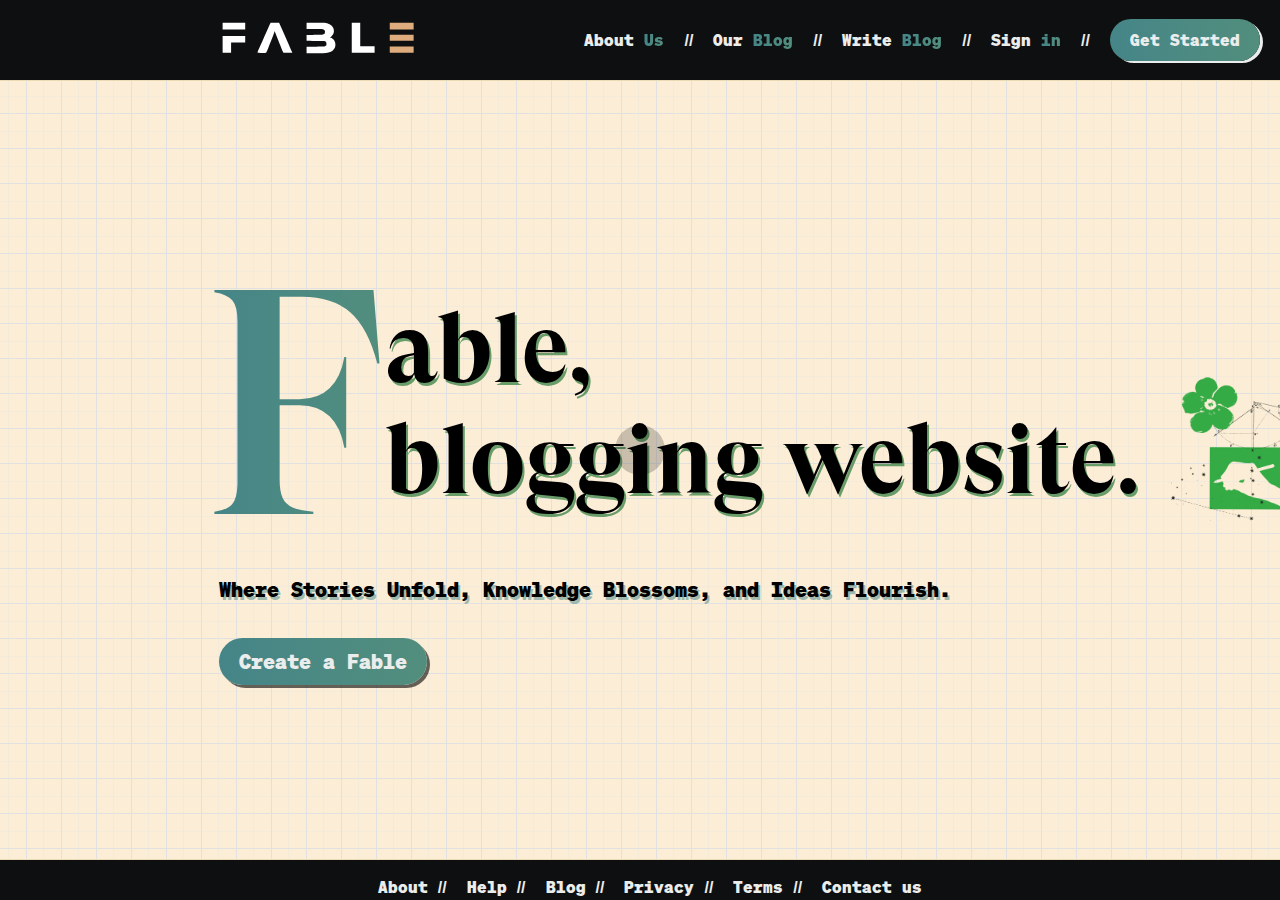
<file: index.html>
<!DOCTYPE html>
<html lang="en">

<head>
  <meta charset="UTF-8" />
  <meta name="viewport" content="width=device-width, initial-scale=1.0" />
  <link rel="stylesheet" href="style/index.css" />
  <link rel="stylesheet" href="style/fonts.css">
  <link rel="stylesheet" href="style/loadingScreen.css">
  <script src="script/index.js"></script>
  <script src="script/cursor.js"></script>
  <title>Fable</title>
  <link rel="icon" href="img/favicon.ico" type="image/x-icon">
</head>

<body>
  <!-- <img src="img/logo.svg" alt=""> -->
  <div class="header">
    <div class="logo">
      <a href="index.html">
        <img src="img/logo.svg" alt="Logo" class="svg-logo" type="image/svg+xml" />
      </a>
    </div>
    <nav class="menu-container">
      <ul class="menu index">
        <li>
          <a href="pages/aboutus.html" class="dim">About <span class="color">Us</span></a>
        </li>
        <li>
          <a href="#" class="dim join-fable">Our <span class="color">Blog</span></a>
        </li>
        <li>
          <a href="#" class="dim join-fable">Write <span class="color">Blog</span></a>
        </li>
        <li>
          <a href="#" class="dim sign-in-link">Sign <span class="color">in</span></a>
        </li>
        <li class="m-button dark"><a href="#" class="dim">Get Started</a></li>
      </ul>
    </nav>
  </div>
  <div class="body-container-1">
    <div class="body-head-up">
      <div class="body-head1">F</div>
      <div class="body-head2">able,<br />blogging website.</div>
    </div>
    <div class="body-head-dw">
      Where Stories Unfold, Knowledge Blossoms, and Ideas Flourish.
    </div>
    <div class="body-head-dw-b">
      <span class="m-button"><a href="#" class="dim">Create a Fable</a></span>
    </div>
  </div>
  <div class="body-img">
    <img src="img/landpage1.webp" alt="body-img" />
  </div>
  <footer class="footer">
    <div class="menu-container">
      <ul class="menu index">
        <li><a class="dim" href="#about">About</a></li>
        <li><a class=" dim" href="#home">Help</a></li>
        <li><a class="dim" href="#Blog">Blog</a></li>
        <li><a class="dim" href="#Privacy">Privacy</a></li>
        <li><a class="dim" href="#Terms">Terms</a></li>
        <li><a class="dim" href="#Contact us">Contact us</a></li>
      </ul>
    </div>
  </footer>

  <!-- sign in element -->
  <div id="loginModal" class="modal">
    <div class="modal-content">
      <span class="close">&times;</span>
      <h1>Sign in</h1>
      <form class="sign-in-form">
        <div class="btn btn-input">
          <input type="text" id="username" name="username" required class="input-field" placeholder=" " />
          <label for="username">@Username</label>
        </div>
        <div class="btn btn-input">
          <input type="password" id="password" name="password" required class="input-field" placeholder=" " />
          <label for="password">#Password</label>
        </div>
        <div class="btn btn-submit">
          <button type="submit" class="submit-button">Sign in</button>
        </div>
      </form>
      <h2>Or</h2>
      <a href="pages/home.html" class="btn btn-google"><img src="img/google.svg" alt="Google Login"
          class="social-icon" />Sign in with
        Google</a>
      <a href="pages/home.html" class="btn btn-github"><img src="img/github.svg" alt="GitHub Login"
          class="social-icon" />Sign in with
        GitHub</a>
      <!-- <a href="#" class="btn btn-email"><img src="img/email.svg" alt="email" class="social-icon" />Sign in
        with email</a> -->
      <a href="pages/home.html" class="btn btn-guest">
        <img src="img/guest.svg" alt="guest" class="social-icon" />Sign in as guest
      </a>
      <div class="create-account">
        No account? <a href="#" id="createAccountLink">Create one</a>
      </div>
      <div class="help-links">
        <p>Forgot email or trouble signing in? <a href="#">Get help.</a></p>
      </div>
    </div>
  </div>

  <!-- sign up element -->
  <div id="signupModal" class="modal">
    <div class="modal-content">
      <span class="close">&times;</span>
      <h1>Sign up</h1>
      <form class="sign-up-form" action="pages/home.html" method="get">
        <div class="btn btn-input">
          <input type="text" id="username" name="username" required class="input-field" placeholder=" " />
          <label for="username">@Username</label>
        </div>
        <div class="btn btn-input">
          <input type="password" id="password" name="password" required class="input-field" placeholder=" " />
          <label for="password">#Password</label>
        </div>
        <div class="btn btn-submit">
          <button type="submit" class="submit-button">Sign Up</button>
        </div>
      </form>
      <h2>Or</h2>
      <a href="pages/home.html" class="btn btn-google">
        <img src="img/google.svg" alt="Google Login" class="social-icon" />Sign up with Google
      </a>
      <a href="pages/home.html" class="btn btn-github">
        <img src="img/github.svg" alt="GitHub Login" class="social-icon" />Sign up with GitHub
      </a>
      <!-- <a href="#" class="btn btn-email">
        <img src="img/email.svg" alt="email" class="social-icon" />Sign up with email
      </a> -->
      <div class="create-account">
        Already have an account? <a href="#" id="signInLink">Sign in</a>
      </div>
      <div class="help-links">
        <p>Forgot email or trouble signing up? <a href="#">Get help.</a></p>
      </div>
    </div>
  </div>
</body>
<div class="loading-overlay" id="loadingOverlay">
  <div class="socket">
    <div class="gel center-gel">
      <div class="hex-brick h1"></div>
      <div class="hex-brick h2"></div>
      <div class="hex-brick h3"></div>
    </div>
    <div class="gel c1 r1">
      <div class="hex-brick h1"></div>
      <div class="hex-brick h2"></div>
      <div class="hex-brick h3"></div>
    </div>
    <div class="gel c2 r1">
      <div class="hex-brick h1"></div>
      <div class="hex-brick h2"></div>
      <div class="hex-brick h3"></div>
    </div>
    <div class="gel c3 r1">
      <div class="hex-brick h1"></div>
      <div class="hex-brick h2"></div>
      <div class="hex-brick h3"></div>
    </div>
    <div class="gel c4 r1">
      <div class="hex-brick h1"></div>
      <div class="hex-brick h2"></div>
      <div class="hex-brick h3"></div>
    </div>
    <div class="gel c5 r1">
      <div class="hex-brick h1"></div>
      <div class="hex-brick h2"></div>
      <div class="hex-brick h3"></div>
    </div>
    <div class="gel c6 r1">
      <div class="hex-brick h1"></div>
      <div class="hex-brick h2"></div>
      <div class="hex-brick h3"></div>
    </div>

    <div class="gel c7 r2">
      <div class="hex-brick h1"></div>
      <div class="hex-brick h2"></div>
      <div class="hex-brick h3"></div>
    </div>

    <div class="gel c8 r2">
      <div class="hex-brick h1"></div>
      <div class="hex-brick h2"></div>
      <div class="hex-brick h3"></div>
    </div>
    <div class="gel c9 r2">
      <div class="hex-brick h1"></div>
      <div class="hex-brick h2"></div>
      <div class="hex-brick h3"></div>
    </div>
    <div class="gel c10 r2">
      <div class="hex-brick h1"></div>
      <div class="hex-brick h2"></div>
      <div class="hex-brick h3"></div>
    </div>
    <div class="gel c11 r2">
      <div class="hex-brick h1"></div>
      <div class="hex-brick h2"></div>
      <div class="hex-brick h3"></div>
    </div>
    <div class="gel c12 r2">
      <div class="hex-brick h1"></div>
      <div class="hex-brick h2"></div>
      <div class="hex-brick h3"></div>
    </div>
    <div class="gel c13 r2">
      <div class="hex-brick h1"></div>
      <div class="hex-brick h2"></div>
      <div class="hex-brick h3"></div>
    </div>
    <div class="gel c14 r2">
      <div class="hex-brick h1"></div>
      <div class="hex-brick h2"></div>
      <div class="hex-brick h3"></div>
    </div>
    <div class="gel c15 r2">
      <div class="hex-brick h1"></div>
      <div class="hex-brick h2"></div>
      <div class="hex-brick h3"></div>
    </div>
    <div class="gel c16 r2">
      <div class="hex-brick h1"></div>
      <div class="hex-brick h2"></div>
      <div class="hex-brick h3"></div>
    </div>
    <div class="gel c17 r2">
      <div class="hex-brick h1"></div>
      <div class="hex-brick h2"></div>
      <div class="hex-brick h3"></div>
    </div>
    <div class="gel c18 r2">
      <div class="hex-brick h1"></div>
      <div class="hex-brick h2"></div>
      <div class="hex-brick h3"></div>
    </div>
    <div class="gel c19 r3">
      <div class="hex-brick h1"></div>
      <div class="hex-brick h2"></div>
      <div class="hex-brick h3"></div>
    </div>
    <div class="gel c20 r3">
      <div class="hex-brick h1"></div>
      <div class="hex-brick h2"></div>
      <div class="hex-brick h3"></div>
    </div>
    <div class="gel c21 r3">
      <div class="hex-brick h1"></div>
      <div class="hex-brick h2"></div>
      <div class="hex-brick h3"></div>
    </div>
    <div class="gel c22 r3">
      <div class="hex-brick h1"></div>
      <div class="hex-brick h2"></div>
      <div class="hex-brick h3"></div>
    </div>
    <div class="gel c23 r3">
      <div class="hex-brick h1"></div>
      <div class="hex-brick h2"></div>
      <div class="hex-brick h3"></div>
    </div>
    <div class="gel c24 r3">
      <div class="hex-brick h1"></div>
      <div class="hex-brick h2"></div>
      <div class="hex-brick h3"></div>
    </div>
    <div class="gel c25 r3">
      <div class="hex-brick h1"></div>
      <div class="hex-brick h2"></div>
      <div class="hex-brick h3"></div>
    </div>
    <div class="gel c26 r3">
      <div class="hex-brick h1"></div>
      <div class="hex-brick h2"></div>
      <div class="hex-brick h3"></div>
    </div>
    <div class="gel c28 r3">
      <div class="hex-brick h1"></div>
      <div class="hex-brick h2"></div>
      <div class="hex-brick h3"></div>
    </div>
    <div class="gel c29 r3">
      <div class="hex-brick h1"></div>
      <div class="hex-brick h2"></div>
      <div class="hex-brick h3"></div>
    </div>
    <div class="gel c30 r3">
      <div class="hex-brick h1"></div>
      <div class="hex-brick h2"></div>
      <div class="hex-brick h3"></div>
    </div>
    <div class="gel c31 r3">
      <div class="hex-brick h1"></div>
      <div class="hex-brick h2"></div>
      <div class="hex-brick h3"></div>
    </div>
    <div class="gel c32 r3">
      <div class="hex-brick h1"></div>
      <div class="hex-brick h2"></div>
      <div class="hex-brick h3"></div>
    </div>
    <div class="gel c33 r3">
      <div class="hex-brick h1"></div>
      <div class="hex-brick h2"></div>
      <div class="hex-brick h3"></div>
    </div>
    <div class="gel c34 r3">
      <div class="hex-brick h1"></div>
      <div class="hex-brick h2"></div>
      <div class="hex-brick h3"></div>
    </div>
    <div class="gel c35 r3">
      <div class="hex-brick h1"></div>
      <div class="hex-brick h2"></div>
      <div class="hex-brick h3"></div>
    </div>
    <div class="gel c36 r3">
      <div class="hex-brick h1"></div>
      <div class="hex-brick h2"></div>
      <div class="hex-brick h3"></div>
    </div>
    <div class="gel c37 r3">
      <div class="hex-brick h1"></div>
      <div class="hex-brick h2"></div>
      <div class="hex-brick h3"></div>
    </div>

  </div>
</div>

</html>
</file>
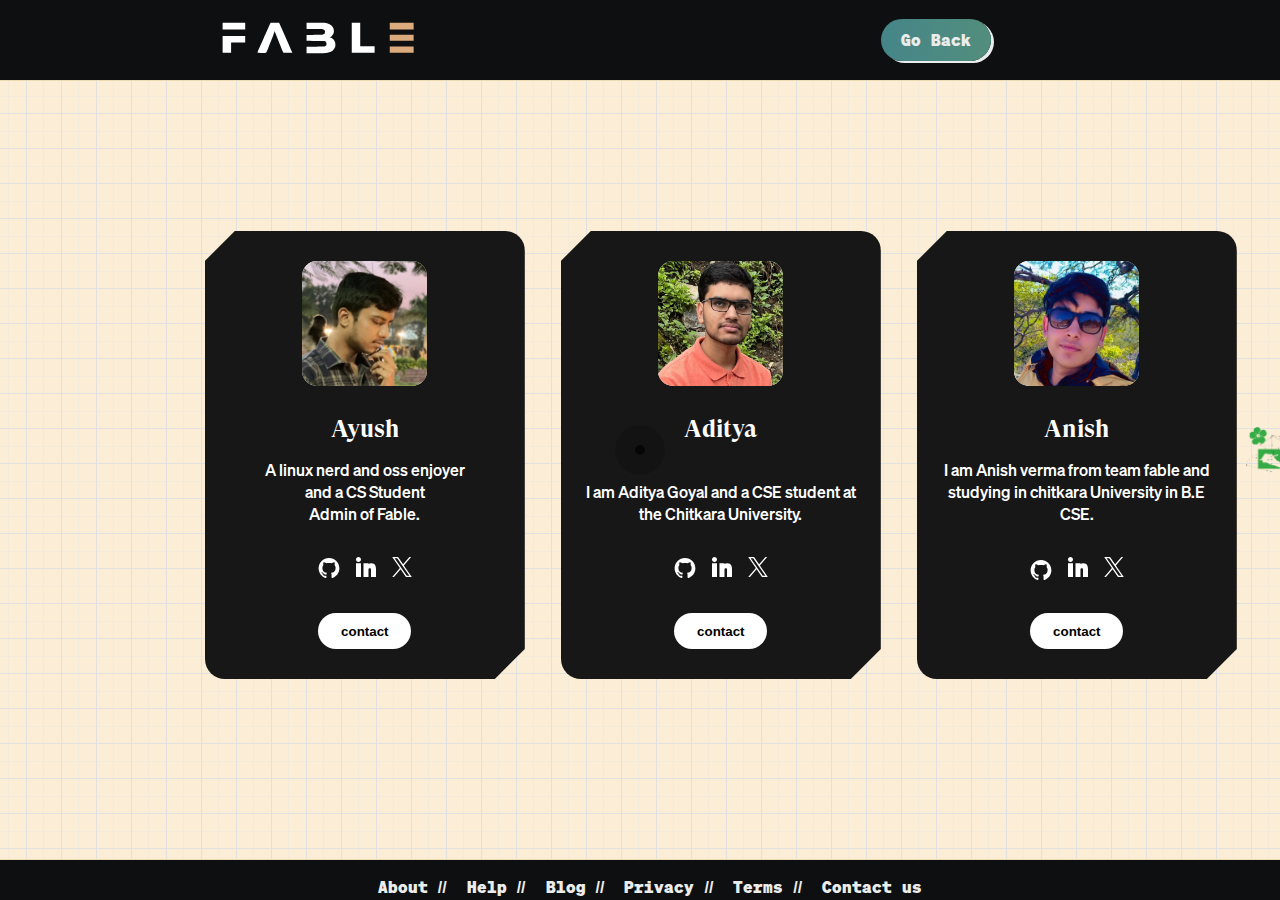
<file: pages/aboutus.html>
<!DOCTYPE html>
<html lang="en">

<head>
    <meta charset="UTF-8" />
    <meta name="viewport" content="width=device-width, initial-scale=1.0" />
    <link rel="stylesheet" href="../style/index.css" />
    <link rel="stylesheet" href="../style/fonts.css">
    <link rel="stylesheet" href="../style/loadingScreen.css">
    <link rel="stylesheet" href="../style/aboutus.css">
    <script src="../script/index.js"></script>
    <script src="../script/cursor.js"></script>
    <title>Fable</title>
    <link rel="icon" href="../img/favicon.ico" type="image/x-icon">
</head>

<body>
    <div class="header">
        <div class="logo">
            <a href="../index.html">
                <img src="../img/logo.svg" alt="Logo" class="svg-logo" type="image/svg+xml" />
            </a>
        </div>
        <nav class="menu-container">
            <ul class="menu index">
                <li class="m-button dark"><a href="javascript:history.back()" class="dim">Go Back</a></li>
            </ul>
        </nav>
    </div>
    <div class="body-container-1">
        <div class="body-head-up">
            <!-- <div class="body-head1">F</div>
            <div class="body-head2">able,<br />blogging website.</div> -->

            <!-- ayu -->
            <div class="card">
                <div class="img">
                    <img src="../img/team/ayush.jpeg" alt="ayu">
                </div>
                <span>Ayush</span>
                <p class="info">A linux nerd and oss enjoyer<br> and a CS Student<br>Admin of Fable.<br></p>
                <div class="share">
                    <a href="https://github.com/bakayu" target="_blank"><svg xmlns="http://www.w3.org/2000/svg"
                            width="22" height="22" fill="currentColor" class="bi bi-github" viewBox="0 0 128 128">
                            <g fill="#ffffff">
                                <path fill-rule="evenodd" clip-rule="evenodd"
                                    d="M64 5.103c-33.347 0-60.388 27.035-60.388 60.388 0 26.682 17.303 49.317 41.297 57.303 3.017.56 4.125-1.31 4.125-2.905 0-1.44-.056-6.197-.082-11.243-16.8 3.653-20.345-7.125-20.345-7.125-2.747-6.98-6.705-8.836-6.705-8.836-5.48-3.748.413-3.67.413-3.67 6.063.425 9.257 6.223 9.257 6.223 5.386 9.23 14.127 6.562 17.573 5.02.542-3.903 2.107-6.568 3.834-8.076-13.413-1.525-27.514-6.704-27.514-29.843 0-6.593 2.36-11.98 6.223-16.21-.628-1.52-2.695-7.662.584-15.98 0 0 5.07-1.623 16.61 6.19C53.7 35 58.867 34.327 64 34.304c5.13.023 10.3.694 15.127 2.033 11.526-7.813 16.59-6.19 16.59-6.19 3.287 8.317 1.22 14.46.593 15.98 3.872 4.23 6.215 9.617 6.215 16.21 0 23.194-14.127 28.3-27.574 29.796 2.167 1.874 4.097 5.55 4.097 11.183 0 8.08-.07 14.583-.07 16.572 0 1.607 1.088 3.49 4.148 2.897 23.98-7.994 41.263-30.622 41.263-57.294C124.388 32.14 97.35 5.104 64 5.104z" />
                                <path
                                    d="M26.484 91.806c-.133.3-.605.39-1.035.185-.44-.196-.685-.605-.543-.906.13-.31.603-.395 1.04-.188.44.197.69.61.537.91zm2.446 2.729c-.287.267-.85.143-1.232-.28-.396-.42-.47-.983-.177-1.254.298-.266.844-.14 1.24.28.394.426.472.984.17 1.255zM31.312 98.012c-.37.258-.976.017-1.35-.52-.37-.538-.37-1.183.01-1.44.373-.258.97-.025 1.35.507.368.545.368 1.19-.01 1.452zm3.261 3.361c-.33.365-1.036.267-1.552-.23-.527-.487-.674-1.18-.343-1.544.336-.366 1.045-.264 1.564.23.527.486.686 1.18.333 1.543zm4.5 1.951c-.147.473-.825.688-1.51.486-.683-.207-1.13-.76-.99-1.238.14-.477.823-.7 1.512-.485.683.206 1.13.756.988 1.237zm4.943.361c.017.498-.563.91-1.28.92-.723.017-1.308-.387-1.315-.877 0-.503.568-.91 1.29-.924.717-.013 1.306.387 1.306.88zm4.598-.782c.086.485-.413.984-1.126 1.117-.7.13-1.35-.172-1.44-.653-.086-.498.422-.997 1.122-1.126.714-.123 1.354.17 1.444.663zm0 0" />
                            </g>
                        </svg></a>
                    <a href="https://www.linkedin.com/in/bakayu/" target="_blank"><svg fill="#000000" width="20"
                            height="20" viewBox="0 0 1920 1920" xmlns="http://www.w3.org/2000/svg">
                            <path
                                d="M478.234 600.75V1920H.036V600.75h478.198Zm720.853-2.438v77.737c69.807-45.056 150.308-71.249 272.38-71.249 397.577 0 448.521 308.666 448.521 577.562v737.602h-480.6v-700.836c0-117.867-42.173-140.215-120.15-140.215-74.134 0-120.151 23.55-120.151 140.215v700.836h-480.6V598.312h480.6ZM239.099 0c131.925 0 239.099 107.294 239.099 239.099s-107.174 239.099-239.1 239.099C107.295 478.198 0 370.904 0 239.098 0 107.295 107.294 0 239.099 0Z"
                                fill-rule="evenodd" />
                        </svg></a>
                    <a href="https://x.com/baku_ayu" target="_blank"><svg xmlns="http://www.w3.org/2000/svg" width="20"
                            height="20" viewBox="0 0 128 128">
                            <path
                                d="M75.916 54.2L122.542 0h-11.05L71.008 47.06L38.672 0H1.376l48.898 71.164L1.376 128h11.05L55.18 78.303L89.328 128h37.296L75.913 54.2ZM60.782 71.79l-4.955-7.086l-39.42-56.386h16.972L65.19 53.824l4.954 7.086l41.353 59.15h-16.97L60.782 71.793Z" />
                        </svg></a>

                </div>
                <button>contact</button>
            </div>

            <!-- aditya -->
            <div class="card">
                <div class="img">
                    <img src="../img/team/aditya.jpeg" alt="aditya">
                </div>
                <span>Aditya</span>
                <p class="info"><br>I am Aditya Goyal and a CSE student at the Chitkara University.<br></p>
                <div class="share">
                    <a href="https://github.com/SlothfulKoala" target="_blank"><svg xmlns="http://www.w3.org/2000/svg"
                            width="22" height="22" fill="currentColor" class="bi bi-github" viewBox="0 0 128 128">
                            <g fill="#ffffff">
                                <path fill-rule="evenodd" clip-rule="evenodd"
                                    d="M64 5.103c-33.347 0-60.388 27.035-60.388 60.388 0 26.682 17.303 49.317 41.297 57.303 3.017.56 4.125-1.31 4.125-2.905 0-1.44-.056-6.197-.082-11.243-16.8 3.653-20.345-7.125-20.345-7.125-2.747-6.98-6.705-8.836-6.705-8.836-5.48-3.748.413-3.67.413-3.67 6.063.425 9.257 6.223 9.257 6.223 5.386 9.23 14.127 6.562 17.573 5.02.542-3.903 2.107-6.568 3.834-8.076-13.413-1.525-27.514-6.704-27.514-29.843 0-6.593 2.36-11.98 6.223-16.21-.628-1.52-2.695-7.662.584-15.98 0 0 5.07-1.623 16.61 6.19C53.7 35 58.867 34.327 64 34.304c5.13.023 10.3.694 15.127 2.033 11.526-7.813 16.59-6.19 16.59-6.19 3.287 8.317 1.22 14.46.593 15.98 3.872 4.23 6.215 9.617 6.215 16.21 0 23.194-14.127 28.3-27.574 29.796 2.167 1.874 4.097 5.55 4.097 11.183 0 8.08-.07 14.583-.07 16.572 0 1.607 1.088 3.49 4.148 2.897 23.98-7.994 41.263-30.622 41.263-57.294C124.388 32.14 97.35 5.104 64 5.104z" />
                                <path
                                    d="M26.484 91.806c-.133.3-.605.39-1.035.185-.44-.196-.685-.605-.543-.906.13-.31.603-.395 1.04-.188.44.197.69.61.537.91zm2.446 2.729c-.287.267-.85.143-1.232-.28-.396-.42-.47-.983-.177-1.254.298-.266.844-.14 1.24.28.394.426.472.984.17 1.255zM31.312 98.012c-.37.258-.976.017-1.35-.52-.37-.538-.37-1.183.01-1.44.373-.258.97-.025 1.35.507.368.545.368 1.19-.01 1.452zm3.261 3.361c-.33.365-1.036.267-1.552-.23-.527-.487-.674-1.18-.343-1.544.336-.366 1.045-.264 1.564.23.527.486.686 1.18.333 1.543zm4.5 1.951c-.147.473-.825.688-1.51.486-.683-.207-1.13-.76-.99-1.238.14-.477.823-.7 1.512-.485.683.206 1.13.756.988 1.237zm4.943.361c.017.498-.563.91-1.28.92-.723.017-1.308-.387-1.315-.877 0-.503.568-.91 1.29-.924.717-.013 1.306.387 1.306.88zm4.598-.782c.086.485-.413.984-1.126 1.117-.7.13-1.35-.172-1.44-.653-.086-.498.422-.997 1.122-1.126.714-.123 1.354.17 1.444.663zm0 0" />
                            </g>
                        </svg></a>
                    <a href="https://www.linkedin.com/in/aditya-goyal-52b5a7325" target="_blank"><svg fill="#000000"
                            width="20" height="20" viewBox="0 0 1920 1920" xmlns="http://www.w3.org/2000/svg">
                            <path
                                d="M478.234 600.75V1920H.036V600.75h478.198Zm720.853-2.438v77.737c69.807-45.056 150.308-71.249 272.38-71.249 397.577 0 448.521 308.666 448.521 577.562v737.602h-480.6v-700.836c0-117.867-42.173-140.215-120.15-140.215-74.134 0-120.151 23.55-120.151 140.215v700.836h-480.6V598.312h480.6ZM239.099 0c131.925 0 239.099 107.294 239.099 239.099s-107.174 239.099-239.1 239.099C107.295 478.198 0 370.904 0 239.098 0 107.295 107.294 0 239.099 0Z"
                                fill-rule="evenodd" />
                        </svg></a>
                    <a href=""><svg xmlns="http://www.w3.org/2000/svg" width="20" height="20" viewBox="0 0 128 128">
                            <path
                                d="M75.916 54.2L122.542 0h-11.05L71.008 47.06L38.672 0H1.376l48.898 71.164L1.376 128h11.05L55.18 78.303L89.328 128h37.296L75.913 54.2ZM60.782 71.79l-4.955-7.086l-39.42-56.386h16.972L65.19 53.824l4.954 7.086l41.353 59.15h-16.97L60.782 71.793Z" />
                        </svg></a>

                </div>
                <button>contact</button>
            </div>

            <!-- anish -->
            <div class="card">
                <div class="img">
                    <img src="../img/team/anish.jpeg" alt="anish">
                </div>
                <span>Anish</span>
                <p class="info">I am Anish verma from team fable and studying in chitkara University in B.E CSE.</p>
                <div class="share">
                    <a href="https://github.com/AnishVerma-0921" target="_blank"><svg xmlns="http://www.w3.org/2000/svg"
                            width="22" height="" fill="currentColor" class="bi bi-github" viewBox="0 0 128 128">
                            <g fill="#ffffff">
                                <path fill-rule="evenodd" clip-rule="evenodd"
                                    d="M64 5.103c-33.347 0-60.388 27.035-60.388 60.388 0 26.682 17.303 49.317 41.297 57.303 3.017.56 4.125-1.31 4.125-2.905 0-1.44-.056-6.197-.082-11.243-16.8 3.653-20.345-7.125-20.345-7.125-2.747-6.98-6.705-8.836-6.705-8.836-5.48-3.748.413-3.67.413-3.67 6.063.425 9.257 6.223 9.257 6.223 5.386 9.23 14.127 6.562 17.573 5.02.542-3.903 2.107-6.568 3.834-8.076-13.413-1.525-27.514-6.704-27.514-29.843 0-6.593 2.36-11.98 6.223-16.21-.628-1.52-2.695-7.662.584-15.98 0 0 5.07-1.623 16.61 6.19C53.7 35 58.867 34.327 64 34.304c5.13.023 10.3.694 15.127 2.033 11.526-7.813 16.59-6.19 16.59-6.19 3.287 8.317 1.22 14.46.593 15.98 3.872 4.23 6.215 9.617 6.215 16.21 0 23.194-14.127 28.3-27.574 29.796 2.167 1.874 4.097 5.55 4.097 11.183 0 8.08-.07 14.583-.07 16.572 0 1.607 1.088 3.49 4.148 2.897 23.98-7.994 41.263-30.622 41.263-57.294C124.388 32.14 97.35 5.104 64 5.104z" />
                                <path
                                    d="M26.484 91.806c-.133.3-.605.39-1.035.185-.44-.196-.685-.605-.543-.906.13-.31.603-.395 1.04-.188.44.197.69.61.537.91zm2.446 2.729c-.287.267-.85.143-1.232-.28-.396-.42-.47-.983-.177-1.254.298-.266.844-.14 1.24.28.394.426.472.984.17 1.255zM31.312 98.012c-.37.258-.976.017-1.35-.52-.37-.538-.37-1.183.01-1.44.373-.258.97-.025 1.35.507.368.545.368 1.19-.01 1.452zm3.261 3.361c-.33.365-1.036.267-1.552-.23-.527-.487-.674-1.18-.343-1.544.336-.366 1.045-.264 1.564.23.527.486.686 1.18.333 1.543zm4.5 1.951c-.147.473-.825.688-1.51.486-.683-.207-1.13-.76-.99-1.238.14-.477.823-.7 1.512-.485.683.206 1.13.756.988 1.237zm4.943.361c.017.498-.563.91-1.28.92-.723.017-1.308-.387-1.315-.877 0-.503.568-.91 1.29-.924.717-.013 1.306.387 1.306.88zm4.598-.782c.086.485-.413.984-1.126 1.117-.7.13-1.35-.172-1.44-.653-.086-.498.422-.997 1.122-1.126.714-.123 1.354.17 1.444.663zm0 0" />
                            </g>
                        </svg></a>
                    <a href="https://www.linkedin.com/in/anish-verma-435a40325" target="_blank"><svg fill="#000000"
                            width="20" height="20" viewBox="0 0 1920 1920" xmlns="http://www.w3.org/2000/svg">
                            <path
                                d="M478.234 600.75V1920H.036V600.75h478.198Zm720.853-2.438v77.737c69.807-45.056 150.308-71.249 272.38-71.249 397.577 0 448.521 308.666 448.521 577.562v737.602h-480.6v-700.836c0-117.867-42.173-140.215-120.15-140.215-74.134 0-120.151 23.55-120.151 140.215v700.836h-480.6V598.312h480.6ZM239.099 0c131.925 0 239.099 107.294 239.099 239.099s-107.174 239.099-239.1 239.099C107.295 478.198 0 370.904 0 239.098 0 107.295 107.294 0 239.099 0Z"
                                fill-rule="evenodd" />
                        </svg></a>
                    <a href=""><svg xmlns="http://www.w3.org/2000/svg" width="20" height="20" viewBox="0 0 128 128">
                            <path
                                d="M75.916 54.2L122.542 0h-11.05L71.008 47.06L38.672 0H1.376l48.898 71.164L1.376 128h11.05L55.18 78.303L89.328 128h37.296L75.913 54.2ZM60.782 71.79l-4.955-7.086l-39.42-56.386h16.972L65.19 53.824l4.954 7.086l41.353 59.15h-16.97L60.782 71.793Z" />
                        </svg></a>

                </div>
                <button>contact</button>
            </div>
        </div>
        <!-- <div class="body-head-dw">
            Where Stories Unfold, Knowledge Blossoms, and Ideas Flourish.
        </div>
        <div class="body-head-dw-b">
            <span class="m-button"><a href="#" class="dim">Create a Fable</a></span>
        </div> -->
    </div>
    <div class="body-img">
        <img src="../img/landpage1.webp" alt="body-img" />
    </div>
    <footer class="footer">
        <div class="menu-container">
            <ul class="menu index">
                <li><a class="dim" href="aboutus.html">About</a></li>
                <li><a class=" dim" href="#home">Help</a></li>
                <li><a class="dim" href="#Blog">Blog</a></li>
                <li><a class="dim" href="#Privacy">Privacy</a></li>
                <li><a class="dim" href="#Terms">Terms</a></li>
                <li><a class="dim" href="#Contact us">Contact us</a></li>
            </ul>
        </div>
    </footer>
</body>

</html>
</file>
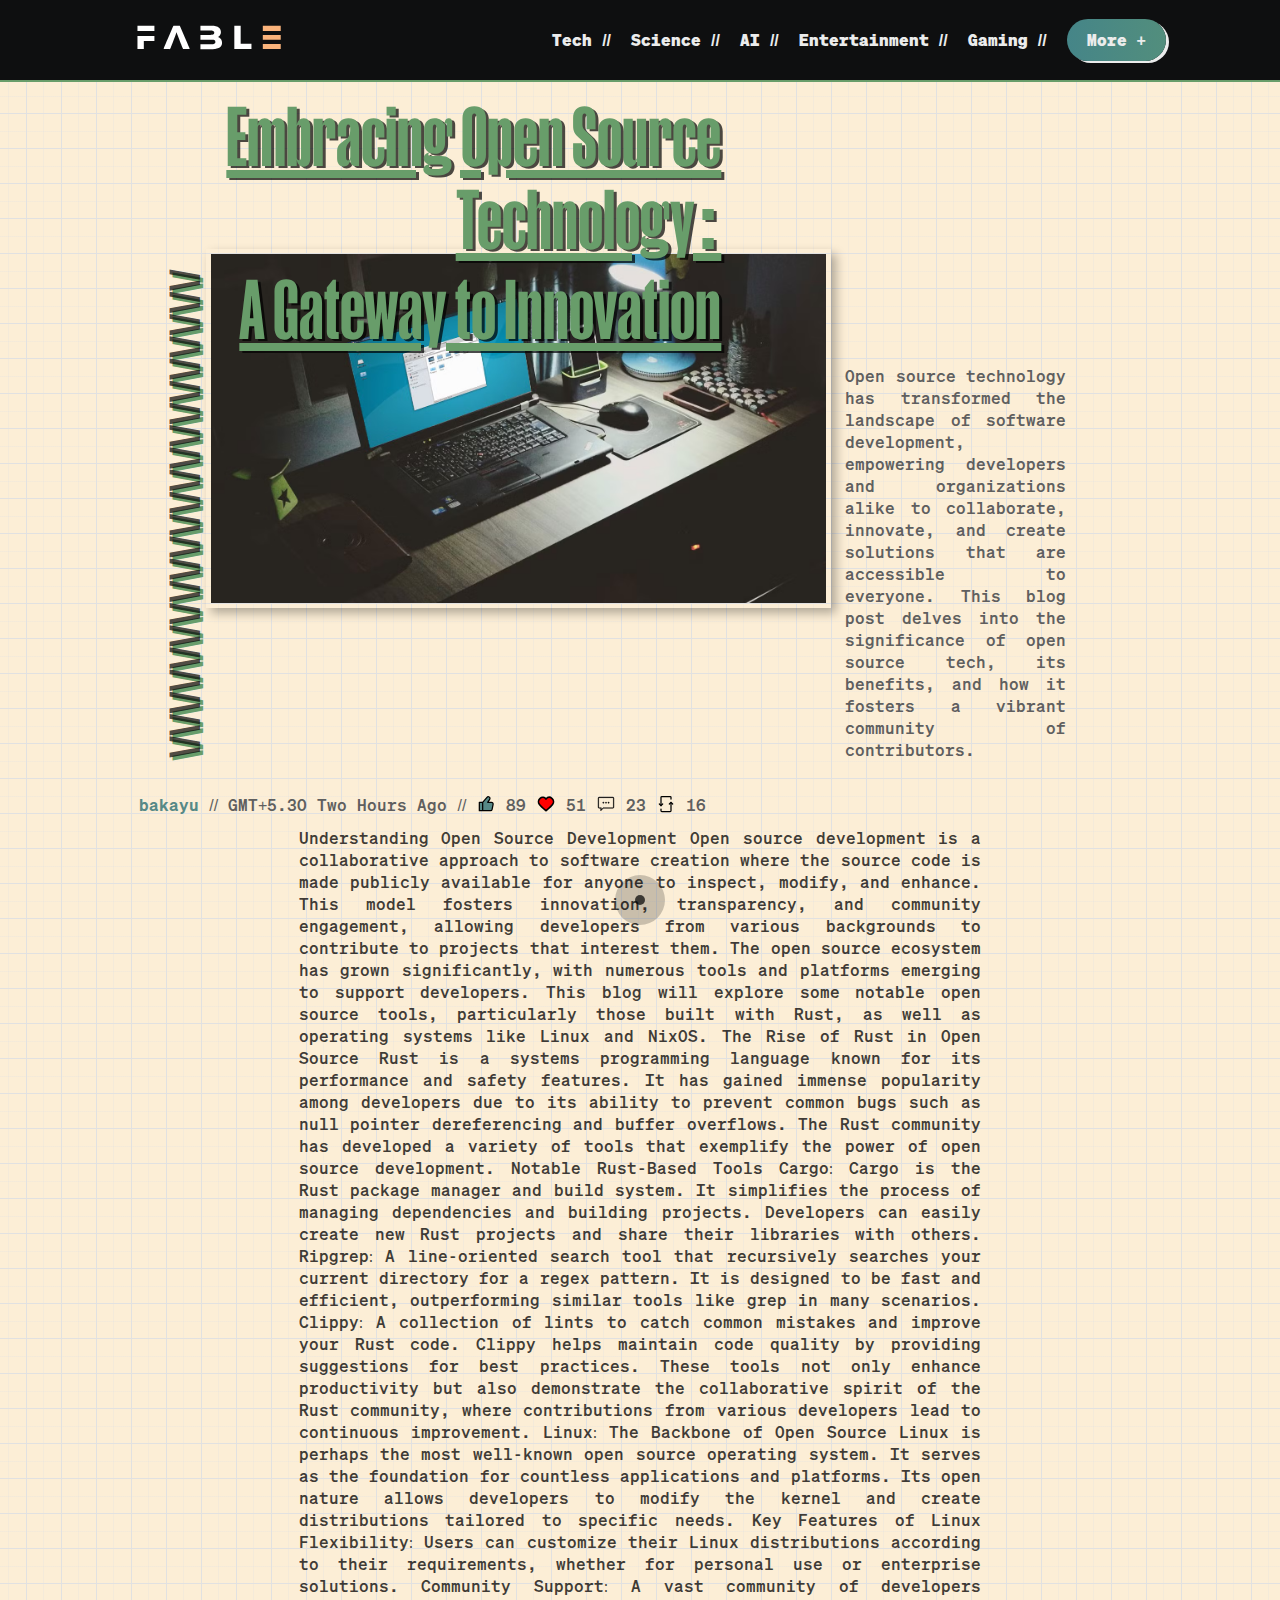
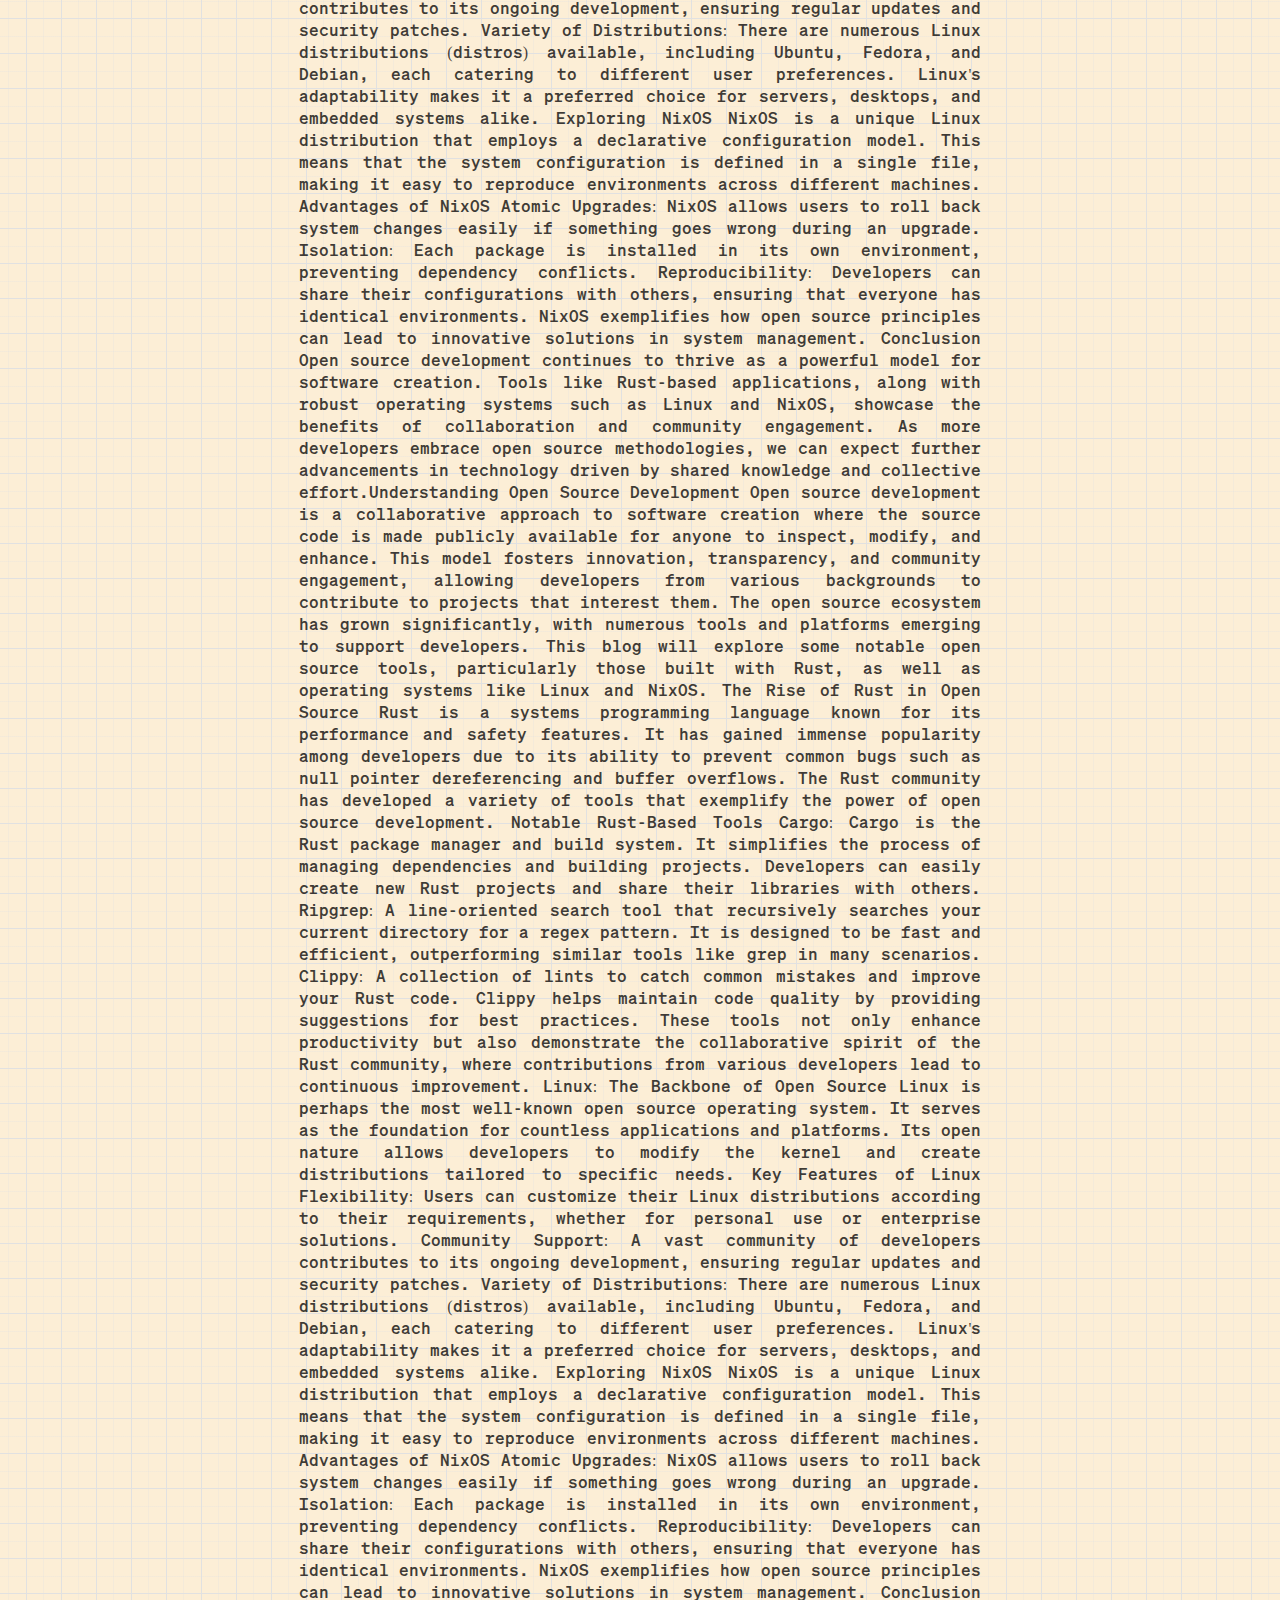
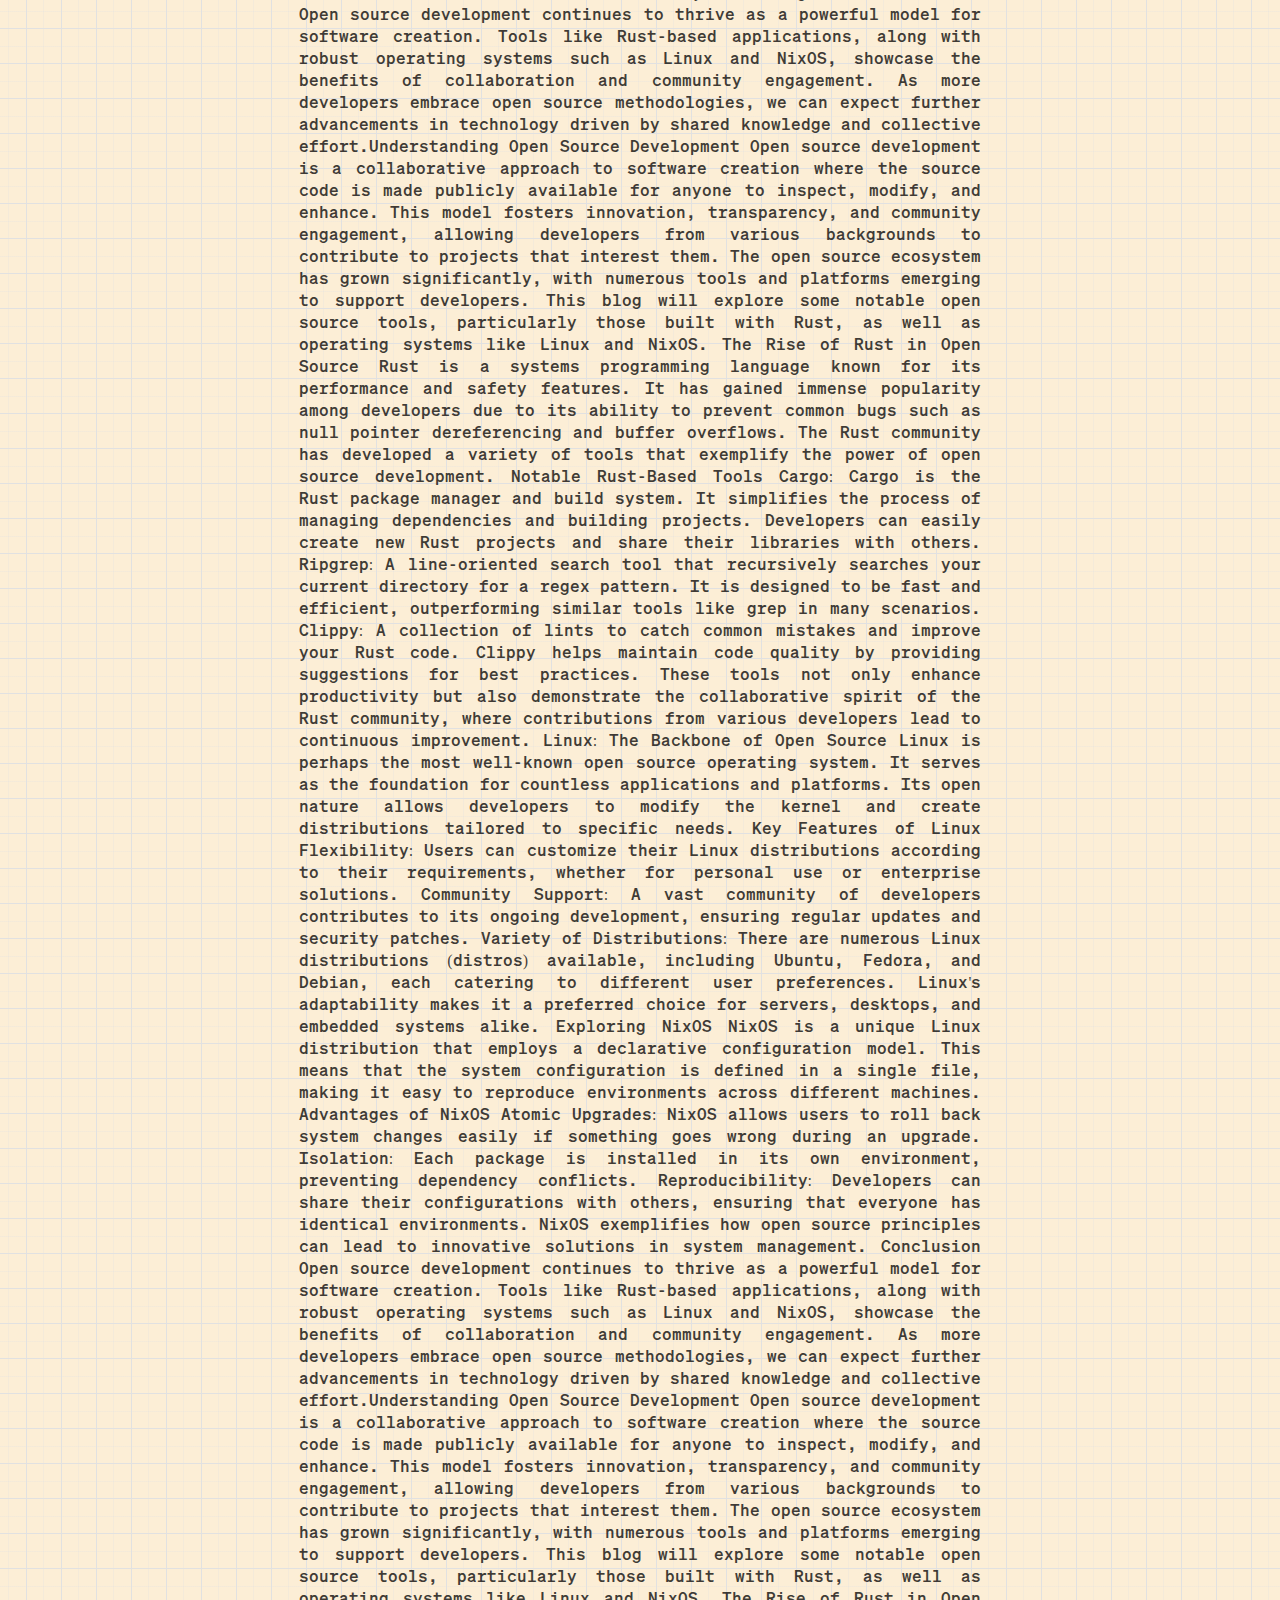
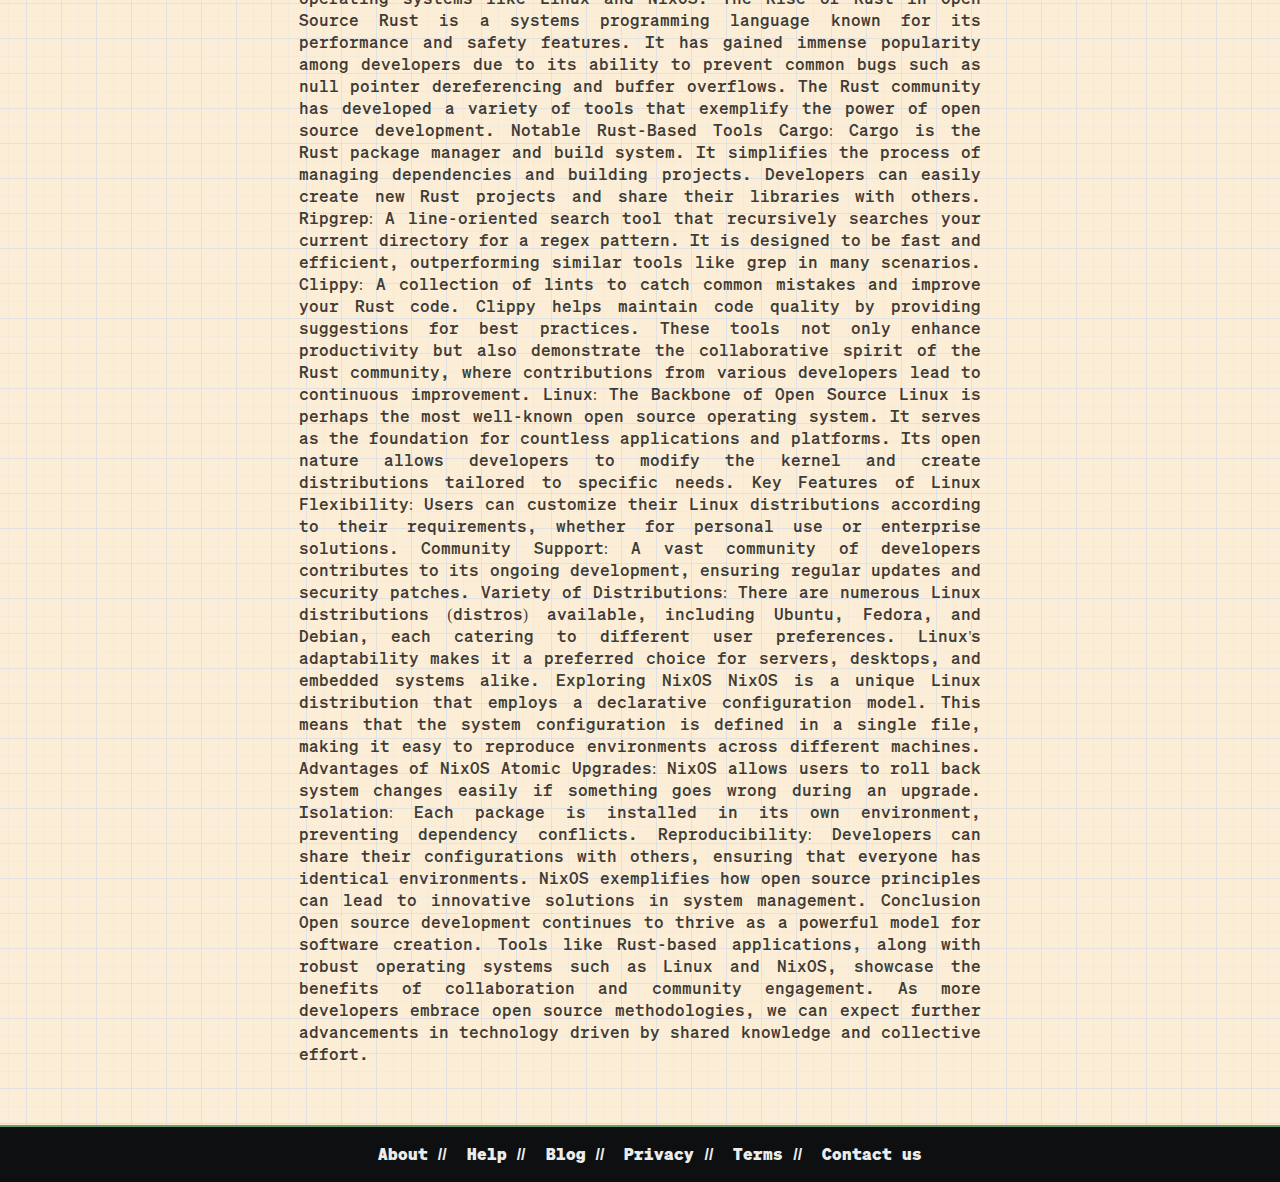
<file: pages/blog-alpha.html>
<!DOCTYPE html>
<html lang="en">

<head>
    <meta charset="UTF-8">
    <meta name="viewport" content="width=device-width, initial-scale=1.0">
    <title>Fable</title>
    <link rel="stylesheet" href="../style/index.css">
    <link rel="stylesheet" href="../style/blog.css">
    <link rel="stylesheet" href="../style/elements.css">
    <link rel="stylesheet" href="../style/fonts.css">
    <script src="../script/home.js"></script>
    <script src="../script/searchbar.js"></script>
    <script src="../script/cursor.js"></script>
    <link rel="icon" href="../img/favicon.ico" type="image/x-icon">
</head>

<body class="home-body">
    <header class="home-header">
        <div class="header-container-h">

            <nav class="menu-container">
                <ul class="menu">
                    <li>
                        <a href="home.html">
                            <img src="../img/logo.svg" alt="Logo" class="svg-logo-h" type="image/svg+xml" />
                        </a>
                    </li>
                    <li>
                        <!-- <div class="sb-cont">
                            <div class="InputContainer">
                                <input type="text" name="text" class="input" id="input"
                                    placeholder="Search (or press '/')">

                                <label for="input" class="labelforsearch">
                                    <svg viewBox="0 0 512 512" class="searchIcon">
                                        <path
                                            d="M416 208c0 45.9-14.9 88.3-40 122.7L502.6 457.4c12.5 12.5 12.5 32.8 0 45.3s-32.8 12.5-45.3 0L330.7 376c-34.4 25.2-76.8 40-122.7 40C93.1 416 0 322.9 0 208S93.1 0 208 0S416 93.1 416 208zM208 352a144 144 0 1 0 0-288 144 144 0 1 0 0 288z">
                                        </path>
                                    </svg>
                                </label>
                                <div class="border"></div>

                                <button class="micButton"><svg viewBox="0 0 384 512" class="micIcon">
                                        <path
                                            d="M192 0C139 0 96 43 96 96V256c0 53 43 96 96 96s96-43 96-96V96c0-53-43-96-96-96zM64 216c0-13.3-10.7-24-24-24s-24 10.7-24 24v40c0 89.1 66.2 162.7 152 174.4V464H120c-13.3 0-24 10.7-24 24s10.7 24 24 24h72 72c13.3 0 24-10.7 24-24s-10.7-24-24-24H216V430.4c85.8-11.7 152-85.3 152-174.4V216c0-13.3-10.7-24-24-24s-24 10.7-24 24v40c0 70.7-57.3 128-128 128s-128-57.3-128-128V216z">
                                        </path>
                                    </svg>
                                </button>
                            </div>
                        </div> -->
                </ul>
                <ul class="menu index">

                    </li>
                    <li><a href="#" class="dim">Tech</a></li>
                    <li><a href="#" class="dim">Science</a></li>
                    <li><a href="#" class="dim">AI</a></li>
                    <li><a href="#" class="dim">Entertainment</a></li>
                    <li><a href="#" class="dim">Gaming</a></li>
                    <li class="m-button dark" onclick="toggleSidebar()"><a href="#" class="dim">More +</a></li>
                </ul>
            </nav>
        </div>
    </header>

    <div class="home-body-content">
        <div class="main-left blog">
            <h2><a href="#"></a>Embracing Open Source Technology:<br> A Gateway to Innovation</h2>
            <!-- main body thumbnail -->
            <div class="ml-content main blog">
                <h3>/\/\/\/\/\/\/\/\/\/\/\/\/\/\/\/\/\/\/\/\/\/\<br></h3>
                <img src="../img/thumbnail2.avif" alt="">
                <div class="main-left blog side">
                    <p>Open source technology has transformed the landscape of software development,
                        empowering
                        developers and organizations alike to collaborate, innovate, and create solutions that are
                        accessible to
                        everyone. This blog post delves into the significance of open source tech, its benefits, and how
                        it fosters a
                        vibrant community of contributors.</p>
                </div>
            </div>
            <div class="ml-content">
                <a href="blog-alpha.html">
                    <h1></h1>
                </a>
                <div class="ml-content p">
                    <p><span class="highlight">bakayu</span> // GMT+5.30 Two Hours Ago // <img src="../img/like.svg"
                            alt="like"> 89
                        <img src="../img/heart.svg" alt="heart"> 51 <img src="../img/comment.svg" alt="comment"> 23 <img
                            src="../img/repost.svg" alt="repost"> 16
                    </p>
                </div>
                <div class="main-left content">Understanding Open Source Development
                    Open source development is a collaborative approach to software creation where the source code is
                    made publicly available for anyone to inspect, modify, and enhance. This model fosters innovation,
                    transparency, and community engagement, allowing developers from various backgrounds to contribute
                    to projects that interest them. The open source ecosystem has grown significantly, with numerous
                    tools and platforms emerging to support developers. This blog will explore some notable open source
                    tools, particularly those built with Rust, as well as operating systems like Linux and NixOS.
                    The Rise of Rust in Open Source
                    Rust is a systems programming language known for its performance and safety features. It has gained
                    immense popularity among developers due to its ability to prevent common bugs such as null pointer
                    dereferencing and buffer overflows. The Rust community has developed a variety of tools that
                    exemplify the power of open source development.
                    Notable Rust-Based Tools
                    Cargo: Cargo is the Rust package manager and build system. It simplifies the process of managing
                    dependencies and building projects. Developers can easily create new Rust projects and share their
                    libraries with others.
                    Ripgrep: A line-oriented search tool that recursively searches your current directory for a regex
                    pattern. It is designed to be fast and efficient, outperforming similar tools like grep in many
                    scenarios.
                    Clippy: A collection of lints to catch common mistakes and improve your Rust code. Clippy helps
                    maintain code quality by providing suggestions for best practices.
                    These tools not only enhance productivity but also demonstrate the collaborative spirit of the Rust
                    community, where contributions from various developers lead to continuous improvement.
                    Linux: The Backbone of Open Source
                    Linux is perhaps the most well-known open source operating system. It serves as the foundation for
                    countless applications and platforms. Its open nature allows developers to modify the kernel and
                    create distributions tailored to specific needs.
                    Key Features of Linux
                    Flexibility: Users can customize their Linux distributions according to their requirements, whether
                    for personal use or enterprise solutions.
                    Community Support: A vast community of developers contributes to its ongoing development, ensuring
                    regular updates and security patches.
                    Variety of Distributions: There are numerous Linux distributions (distros) available, including
                    Ubuntu, Fedora, and Debian, each catering to different user preferences.
                    Linux's adaptability makes it a preferred choice for servers, desktops, and embedded systems alike.
                    Exploring NixOS
                    NixOS is a unique Linux distribution that employs a declarative configuration model. This means that
                    the system configuration is defined in a single file, making it easy to reproduce environments
                    across different machines.
                    Advantages of NixOS
                    Atomic Upgrades: NixOS allows users to roll back system changes easily if something goes wrong
                    during an upgrade.
                    Isolation: Each package is installed in its own environment, preventing dependency conflicts.
                    Reproducibility: Developers can share their configurations with others, ensuring that everyone has
                    identical environments.
                    NixOS exemplifies how open source principles can lead to innovative solutions in system management.
                    Conclusion
                    Open source development continues to thrive as a powerful model for software creation. Tools like
                    Rust-based applications, along with robust operating systems such as Linux and NixOS, showcase the
                    benefits of collaboration and community engagement. As more developers embrace open source
                    methodologies, we can expect further advancements in technology driven by shared knowledge and
                    collective effort.Understanding Open Source Development
                    Open source development is a collaborative approach to software creation where the source code is
                    made publicly available for anyone to inspect, modify, and enhance. This model fosters innovation,
                    transparency, and community engagement, allowing developers from various backgrounds to contribute
                    to projects that interest them. The open source ecosystem has grown significantly, with numerous
                    tools and platforms emerging to support developers. This blog will explore some notable open source
                    tools, particularly those built with Rust, as well as operating systems like Linux and NixOS.
                    The Rise of Rust in Open Source
                    Rust is a systems programming language known for its performance and safety features. It has gained
                    immense popularity among developers due to its ability to prevent common bugs such as null pointer
                    dereferencing and buffer overflows. The Rust community has developed a variety of tools that
                    exemplify the power of open source development.
                    Notable Rust-Based Tools
                    Cargo: Cargo is the Rust package manager and build system. It simplifies the process of managing
                    dependencies and building projects. Developers can easily create new Rust projects and share their
                    libraries with others.
                    Ripgrep: A line-oriented search tool that recursively searches your current directory for a regex
                    pattern. It is designed to be fast and efficient, outperforming similar tools like grep in many
                    scenarios.
                    Clippy: A collection of lints to catch common mistakes and improve your Rust code. Clippy helps
                    maintain code quality by providing suggestions for best practices.
                    These tools not only enhance productivity but also demonstrate the collaborative spirit of the Rust
                    community, where contributions from various developers lead to continuous improvement.
                    Linux: The Backbone of Open Source
                    Linux is perhaps the most well-known open source operating system. It serves as the foundation for
                    countless applications and platforms. Its open nature allows developers to modify the kernel and
                    create distributions tailored to specific needs.
                    Key Features of Linux
                    Flexibility: Users can customize their Linux distributions according to their requirements, whether
                    for personal use or enterprise solutions.
                    Community Support: A vast community of developers contributes to its ongoing development, ensuring
                    regular updates and security patches.
                    Variety of Distributions: There are numerous Linux distributions (distros) available, including
                    Ubuntu, Fedora, and Debian, each catering to different user preferences.
                    Linux's adaptability makes it a preferred choice for servers, desktops, and embedded systems alike.
                    Exploring NixOS
                    NixOS is a unique Linux distribution that employs a declarative configuration model. This means that
                    the system configuration is defined in a single file, making it easy to reproduce environments
                    across different machines.
                    Advantages of NixOS
                    Atomic Upgrades: NixOS allows users to roll back system changes easily if something goes wrong
                    during an upgrade.
                    Isolation: Each package is installed in its own environment, preventing dependency conflicts.
                    Reproducibility: Developers can share their configurations with others, ensuring that everyone has
                    identical environments.
                    NixOS exemplifies how open source principles can lead to innovative solutions in system management.
                    Conclusion
                    Open source development continues to thrive as a powerful model for software creation. Tools like
                    Rust-based applications, along with robust operating systems such as Linux and NixOS, showcase the
                    benefits of collaboration and community engagement. As more developers embrace open source
                    methodologies, we can expect further advancements in technology driven by shared knowledge and
                    collective effort.Understanding Open Source Development
                    Open source development is a collaborative approach to software creation where the source code is
                    made publicly available for anyone to inspect, modify, and enhance. This model fosters innovation,
                    transparency, and community engagement, allowing developers from various backgrounds to contribute
                    to projects that interest them. The open source ecosystem has grown significantly, with numerous
                    tools and platforms emerging to support developers. This blog will explore some notable open source
                    tools, particularly those built with Rust, as well as operating systems like Linux and NixOS.
                    The Rise of Rust in Open Source
                    Rust is a systems programming language known for its performance and safety features. It has gained
                    immense popularity among developers due to its ability to prevent common bugs such as null pointer
                    dereferencing and buffer overflows. The Rust community has developed a variety of tools that
                    exemplify the power of open source development.
                    Notable Rust-Based Tools
                    Cargo: Cargo is the Rust package manager and build system. It simplifies the process of managing
                    dependencies and building projects. Developers can easily create new Rust projects and share their
                    libraries with others.
                    Ripgrep: A line-oriented search tool that recursively searches your current directory for a regex
                    pattern. It is designed to be fast and efficient, outperforming similar tools like grep in many
                    scenarios.
                    Clippy: A collection of lints to catch common mistakes and improve your Rust code. Clippy helps
                    maintain code quality by providing suggestions for best practices.
                    These tools not only enhance productivity but also demonstrate the collaborative spirit of the Rust
                    community, where contributions from various developers lead to continuous improvement.
                    Linux: The Backbone of Open Source
                    Linux is perhaps the most well-known open source operating system. It serves as the foundation for
                    countless applications and platforms. Its open nature allows developers to modify the kernel and
                    create distributions tailored to specific needs.
                    Key Features of Linux
                    Flexibility: Users can customize their Linux distributions according to their requirements, whether
                    for personal use or enterprise solutions.
                    Community Support: A vast community of developers contributes to its ongoing development, ensuring
                    regular updates and security patches.
                    Variety of Distributions: There are numerous Linux distributions (distros) available, including
                    Ubuntu, Fedora, and Debian, each catering to different user preferences.
                    Linux's adaptability makes it a preferred choice for servers, desktops, and embedded systems alike.
                    Exploring NixOS
                    NixOS is a unique Linux distribution that employs a declarative configuration model. This means that
                    the system configuration is defined in a single file, making it easy to reproduce environments
                    across different machines.
                    Advantages of NixOS
                    Atomic Upgrades: NixOS allows users to roll back system changes easily if something goes wrong
                    during an upgrade.
                    Isolation: Each package is installed in its own environment, preventing dependency conflicts.
                    Reproducibility: Developers can share their configurations with others, ensuring that everyone has
                    identical environments.
                    NixOS exemplifies how open source principles can lead to innovative solutions in system management.
                    Conclusion
                    Open source development continues to thrive as a powerful model for software creation. Tools like
                    Rust-based applications, along with robust operating systems such as Linux and NixOS, showcase the
                    benefits of collaboration and community engagement. As more developers embrace open source
                    methodologies, we can expect further advancements in technology driven by shared knowledge and
                    collective effort.Understanding Open Source Development
                    Open source development is a collaborative approach to software creation where the source code is
                    made publicly available for anyone to inspect, modify, and enhance. This model fosters innovation,
                    transparency, and community engagement, allowing developers from various backgrounds to contribute
                    to projects that interest them. The open source ecosystem has grown significantly, with numerous
                    tools and platforms emerging to support developers. This blog will explore some notable open source
                    tools, particularly those built with Rust, as well as operating systems like Linux and NixOS.
                    The Rise of Rust in Open Source
                    Rust is a systems programming language known for its performance and safety features. It has gained
                    immense popularity among developers due to its ability to prevent common bugs such as null pointer
                    dereferencing and buffer overflows. The Rust community has developed a variety of tools that
                    exemplify the power of open source development.
                    Notable Rust-Based Tools
                    Cargo: Cargo is the Rust package manager and build system. It simplifies the process of managing
                    dependencies and building projects. Developers can easily create new Rust projects and share their
                    libraries with others.
                    Ripgrep: A line-oriented search tool that recursively searches your current directory for a regex
                    pattern. It is designed to be fast and efficient, outperforming similar tools like grep in many
                    scenarios.
                    Clippy: A collection of lints to catch common mistakes and improve your Rust code. Clippy helps
                    maintain code quality by providing suggestions for best practices.
                    These tools not only enhance productivity but also demonstrate the collaborative spirit of the Rust
                    community, where contributions from various developers lead to continuous improvement.
                    Linux: The Backbone of Open Source
                    Linux is perhaps the most well-known open source operating system. It serves as the foundation for
                    countless applications and platforms. Its open nature allows developers to modify the kernel and
                    create distributions tailored to specific needs.
                    Key Features of Linux
                    Flexibility: Users can customize their Linux distributions according to their requirements, whether
                    for personal use or enterprise solutions.
                    Community Support: A vast community of developers contributes to its ongoing development, ensuring
                    regular updates and security patches.
                    Variety of Distributions: There are numerous Linux distributions (distros) available, including
                    Ubuntu, Fedora, and Debian, each catering to different user preferences.
                    Linux's adaptability makes it a preferred choice for servers, desktops, and embedded systems alike.
                    Exploring NixOS
                    NixOS is a unique Linux distribution that employs a declarative configuration model. This means that
                    the system configuration is defined in a single file, making it easy to reproduce environments
                    across different machines.
                    Advantages of NixOS
                    Atomic Upgrades: NixOS allows users to roll back system changes easily if something goes wrong
                    during an upgrade.
                    Isolation: Each package is installed in its own environment, preventing dependency conflicts.
                    Reproducibility: Developers can share their configurations with others, ensuring that everyone has
                    identical environments.
                    NixOS exemplifies how open source principles can lead to innovative solutions in system management.
                    Conclusion
                    Open source development continues to thrive as a powerful model for software creation. Tools like
                    Rust-based applications, along with robust operating systems such as Linux and NixOS, showcase the
                    benefits of collaboration and community engagement. As more developers embrace open source
                    methodologies, we can expect further advancements in technology driven by shared knowledge and
                    collective effort.</div>
            </div>
        </div>
        <div class="main-right blog">
        </div>
    </div>


    <footer class="footer down">
        <div class="menu-container">
            <ul class="menu index">
                <li><a class="dim" href="aboutus.html">About</a></li>
                <li><a class=" dim" href="#help">Help</a></li>
                <li><a class="dim" href="#Blog">Blog</a></li>
                <li><a class="dim" href="#Privacy">Privacy</a></li>
                <li><a class="dim" href="#Terms">Terms</a></li>
                <li><a class="dim" href="#Contact us">Contact us</a></li>
            </ul>
        </div>
    </footer>

    <!-- Hidden Sidebar -->
    <nav class="sidebar" id="sidebar">
        <div class="sidebar-header">
            <span class="close-sidebar" onclick="toggleSidebar()">&times;</span>
        </div>
        <div class="main-content">
            <div class="search-box">
                <input type="text" placeholder="SEARCH...">
                <img src="../img/search.svg" alt="Search Icon" class="search-icon">
            </div>
            <div class="menu-item">Tech</div>
            <div class="menu-item">Reviews</div>
            <div class="menu-item">Entertainment</div>
            <div class="menu-item">AI</div>
            <div class="menu-item">Cars</div>
            <div class="menu-item">Features</div>
            <div class="menu-item">Videos</div>
            <div class="menu-item">Podcasts</div>
            <div class="menu-item">Store</div>
            <div class="menu-item last-child">News Letter</div>

            <div class="bottom-sections">
                <div class="section">
                    <div class="section-title">Account</div>
                    <div class="account-buttons" id="userInfo">

                        <a href="../index.html" class="dim">Sign Out</a>
                        <!-- Initially show Log In and Sign Up links -->
                        <!-- <a href="#" id="sidebarLoginLink" class="dim">Log In</a> -->
                        <!-- <span>/</span> -->
                        <!-- <a href="#" id="sidebarSignupLink" class="dim">Sign Up</a> -->
                    </div>

                    <div class="section-title">Follow Us</div>
                    <div class="social-links">
                        <a href="#" class="social-link"><img src="../img/github.svg" alt="GitHub"></a>
                        <a href="#" class="social-link"><img src="../img/facebook.svg" alt="Facebook"></a>
                        <a href="#" class="social-link"><img src="../img/twitter.svg" alt="Twitter"></a>
                        <a href="#" class="social-link"><img src="../img/instagram.svg" alt="Instagram"></a>
                    </div>
                </div>
            </div>
        </div>
    </nav>

</body>

</html>
</file>
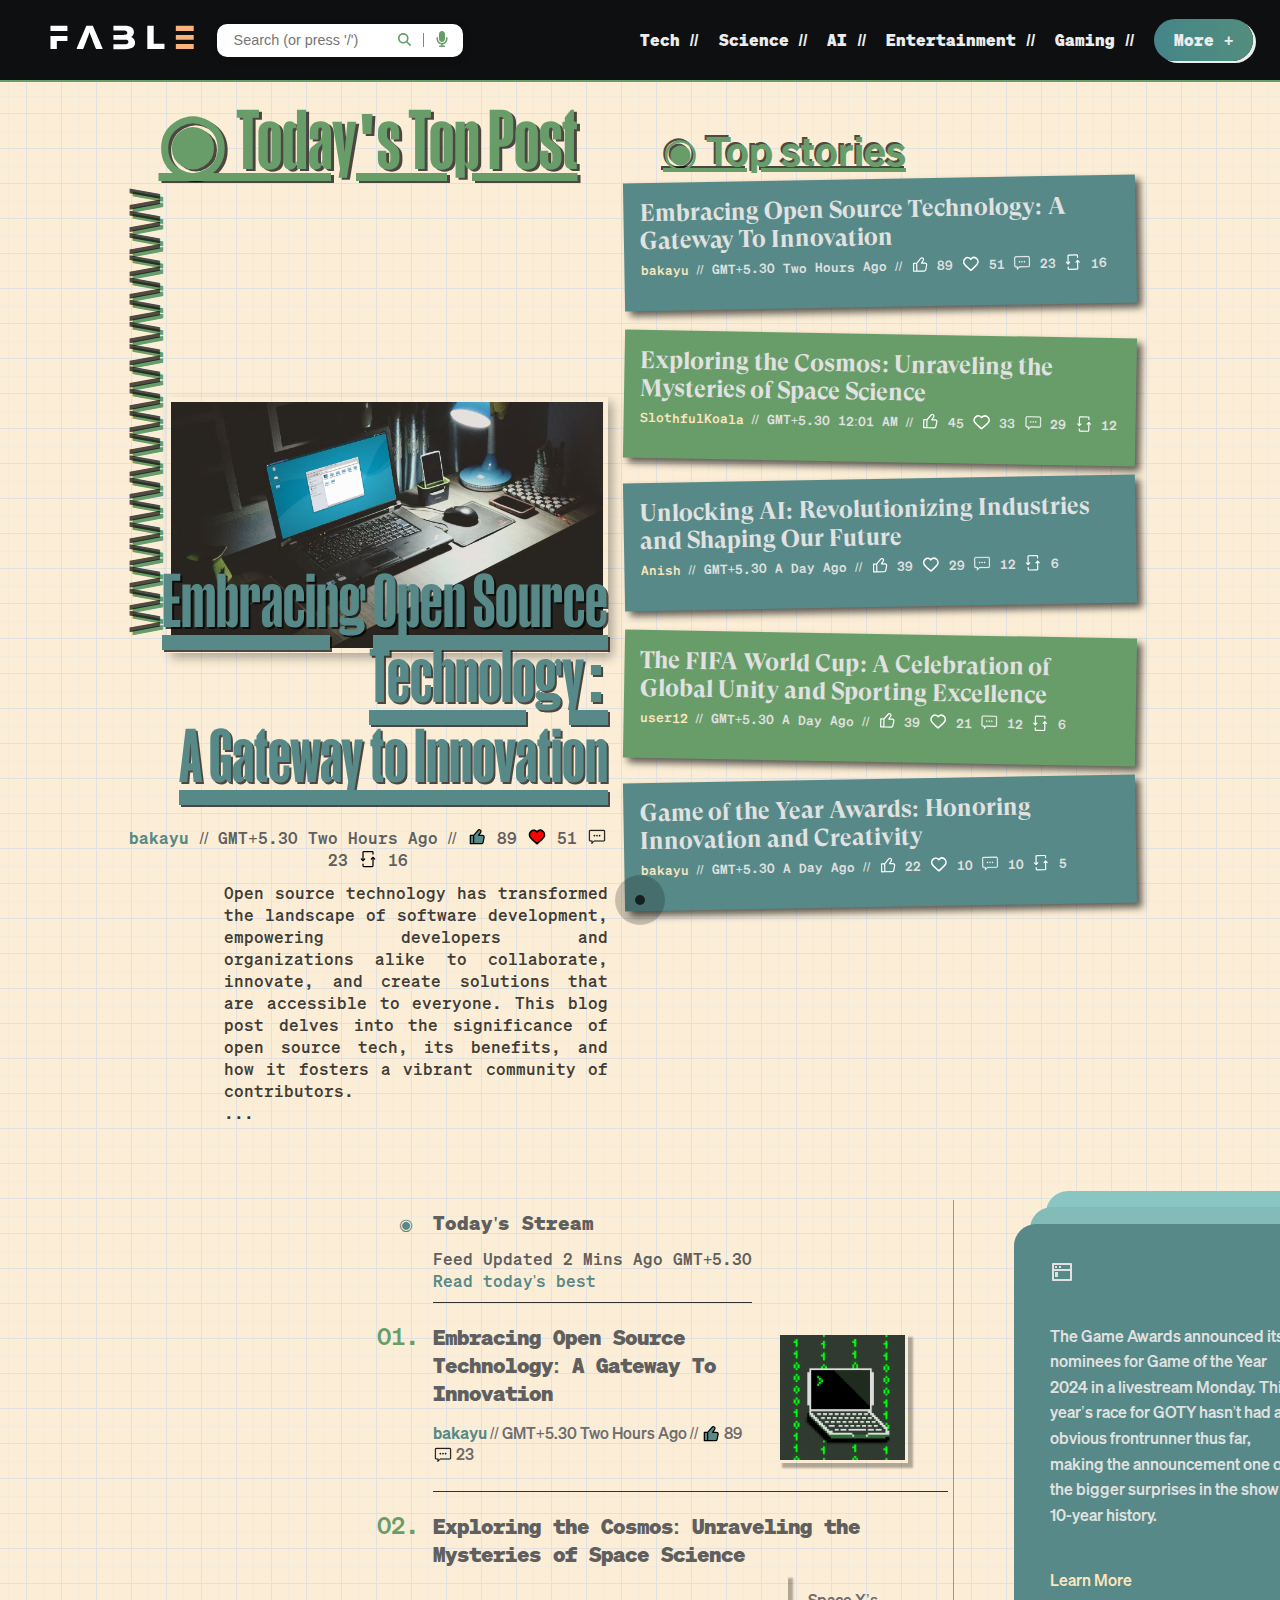
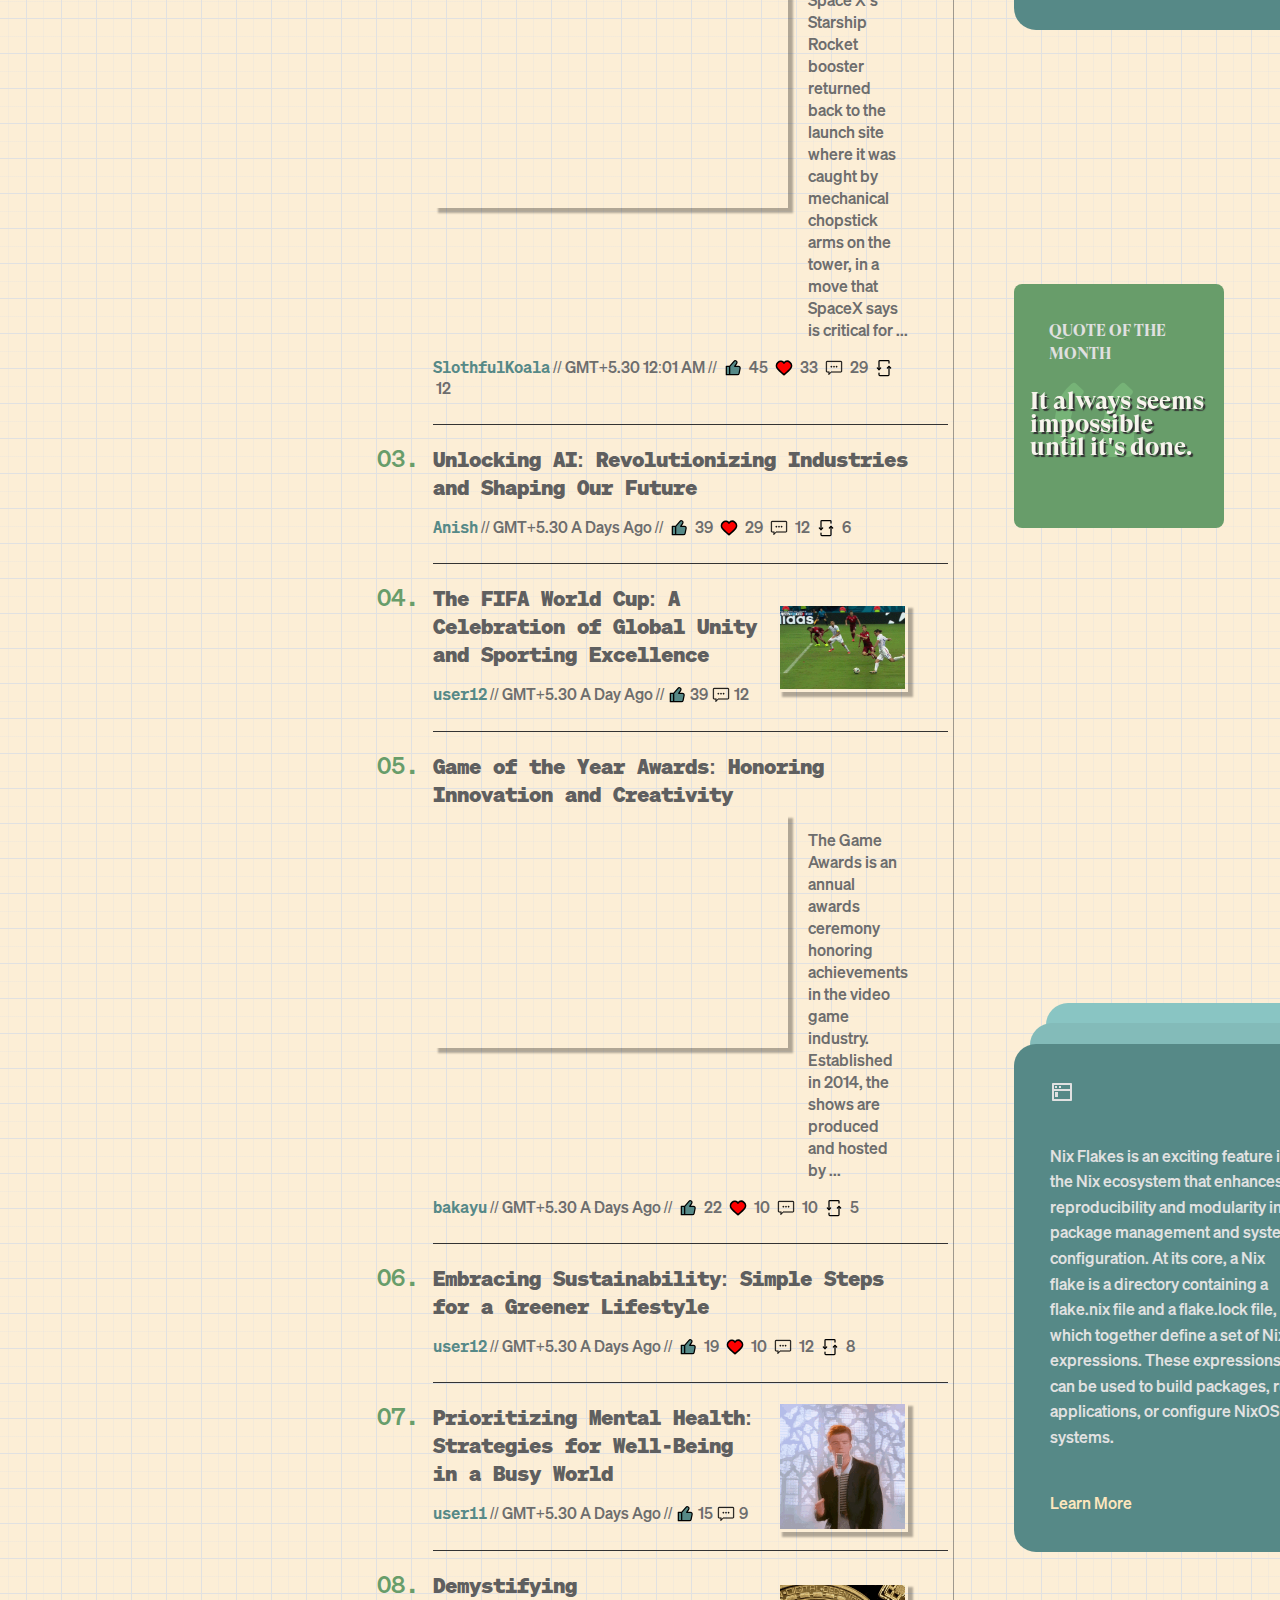
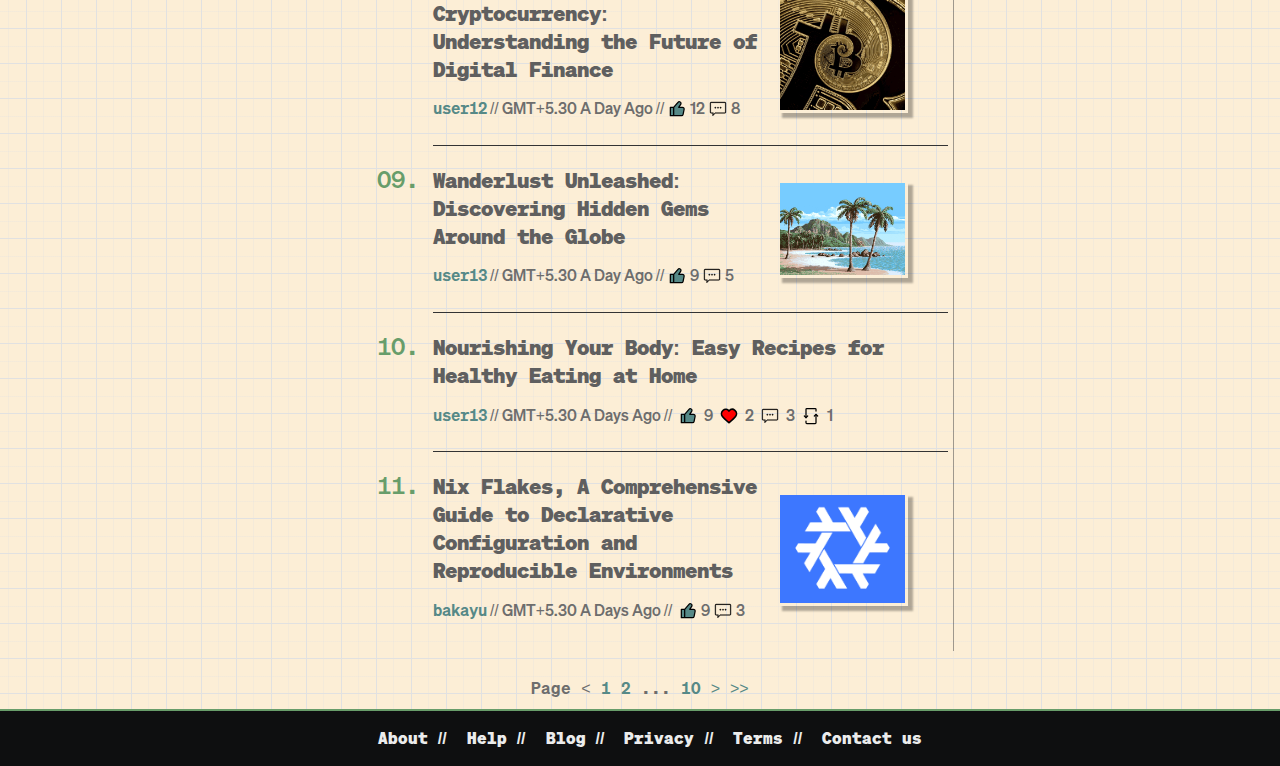
<file: pages/home.html>
<!DOCTYPE html>
<html lang="en">

<head>
  <meta charset="UTF-8">
  <meta name="viewport" content="width=device-width, initial-scale=1.0">
  <title>Fable</title>
  <link rel="stylesheet" href="../style/index.css">
  <link rel="stylesheet" href="../style/home.css">
  <link rel="stylesheet" href="../style/elements.css">
  <link rel="stylesheet" href="../style/fonts.css">
  <script src="../script/home.js"></script>
  <script src="../script/searchbar.js"></script>
  <script src="../script/cursor.js"></script>
  <link rel="icon" href="../img/favicon.ico" type="image/x-icon">
</head>

<body class="home-body">
  <header class="home-header">
    <div class="header-container-h">

      <nav class="menu-container">
        <ul class="menu">
          <li>
            <a href="home.html">
              <img src="../img/logo.svg" alt="Logo" class="svg-logo-h" type="image/svg+xml" />
            </a>
          </li>
          <li>
            <div class="sb-cont">
              <div class="InputContainer">
                <input type="text" name="text" class="input" id="input" placeholder="Search (or press '/')">

                <label for="input" class="labelforsearch">
                  <svg viewBox="0 0 512 512" class="searchIcon">
                    <path
                      d="M416 208c0 45.9-14.9 88.3-40 122.7L502.6 457.4c12.5 12.5 12.5 32.8 0 45.3s-32.8 12.5-45.3 0L330.7 376c-34.4 25.2-76.8 40-122.7 40C93.1 416 0 322.9 0 208S93.1 0 208 0S416 93.1 416 208zM208 352a144 144 0 1 0 0-288 144 144 0 1 0 0 288z">
                    </path>
                  </svg>
                </label>
                <div class="border"></div>

                <button class="micButton"><svg viewBox="0 0 384 512" class="micIcon">
                    <path
                      d="M192 0C139 0 96 43 96 96V256c0 53 43 96 96 96s96-43 96-96V96c0-53-43-96-96-96zM64 216c0-13.3-10.7-24-24-24s-24 10.7-24 24v40c0 89.1 66.2 162.7 152 174.4V464H120c-13.3 0-24 10.7-24 24s10.7 24 24 24h72 72c13.3 0 24-10.7 24-24s-10.7-24-24-24H216V430.4c85.8-11.7 152-85.3 152-174.4V216c0-13.3-10.7-24-24-24s-24 10.7-24 24v40c0 70.7-57.3 128-128 128s-128-57.3-128-128V216z">
                    </path>
                  </svg>
                </button>
              </div>
            </div>
        </ul>
        <ul class="menu index">

          </li>
          <li><a href="#" class="dim">Tech</a></li>
          <li><a href="#" class="dim">Science</a></li>
          <li><a href="#" class="dim">AI</a></li>
          <li><a href="#" class="dim">Entertainment</a></li>
          <li><a href="#" class="dim">Gaming</a></li>
          <li class="m-button dark" onclick="toggleSidebar()"><a href="#" class="dim">More +</a></li>
        </ul>
      </nav>
    </div>
  </header>

  <div class="home-body-content">
    <div class="main-left">
      <h2><a href="#"></a>◉ Today's Top Post</h2>
      <!-- main body thumbnail -->
      <div class="ml-content main">
        <h3>/\/\/\/\/\/\/\/\/\/\/\/\/\/\/\/\/\/\/\/\<br></h3>
        <img src="../img/thumbnail2.avif" alt="">
      </div>
      <div class="ml-content">
        <a href="blog-alpha.html">
          <h1>Embracing Open Source Technology:<br> A Gateway to Innovation</h1>
        </a>
        <p><span class="highlight">bakayu</span> // GMT+5.30 Two Hours Ago // <img src="../img/like.svg" alt="like"> 89
          <img src="../img/heart.svg" alt="heart"> 51 <img src="../img/comment.svg" alt="comment"> 23 <img
            src="../img/repost.svg" alt="repost"> 16
        </p>
        <div class="main-left content">Open source technology has transformed the landscape of software development,
          empowering
          developers and organizations alike to collaborate, innovate, and create solutions that are accessible to
          everyone. This blog post delves into the significance of open source tech, its benefits, and how it fosters a
          vibrant community of contributors.<br>...</div>
      </div>
    </div>
    <div class="main-right">
      <h2 class="top">◉ Top stories</h2>
      <div class="mr-content">
        <ul>
          <li>
            <a href="blog-alpha.html">
              <h2>Embracing Open Source Technology: A Gateway To Innovation</h2>
              <p><span class="highlight-dark">bakayu</span> // GMT+5.30 Two Hours Ago // <img src="../img/like-dark.svg"
                  alt="like"> 89 <img src="../img/heart-dark.svg" alt="heart"> 51 <img src="../img/comment-dark.svg"
                  alt="comment"> 23 <img src="../img/repost-dark.svg" alt="repost"> 16</p>
            </a>
          </li>
          <li>
            <a href="#">
              <h2>Exploring the Cosmos: Unraveling the Mysteries of Space Science</h2>
              <p><span class="highlight-dark">SlothfulKoala</span> // GMT+5.30 12:01 AM // <img
                  src="../img/like-dark.svg" alt="like"> 45 <img src="../img/heart-dark.svg" alt="heart"> 33 <img
                  src="../img/comment-dark.svg" alt="comment"> 29 <img src="../img/repost-dark.svg" alt="repost"> 12</p>
            </a>
          </li>
          <li>
            <a href="#">
              <h2>Unlocking AI: Revolutionizing Industries and Shaping Our Future</h2>
              <p><span class="highlight-dark">Anish</span> // GMT+5.30 A Day Ago // <img src="../img/like-dark.svg"
                  alt="like"> 39 <img src="../img/heart-dark.svg" alt="heart"> 29 <img src="../img/comment-dark.svg"
                  alt="comment"> 12 <img src="../img/repost-dark.svg" alt="repost"> 6</p>
            </a>
          </li>
          <li>
            <a href="#">
              <h2>The FIFA World Cup: A Celebration of Global Unity and Sporting Excellence</h2>
              <p><span class="highlight-dark">user12</span> // GMT+5.30 A Day Ago // <img src="../img/like-dark.svg"
                  alt="like"> 39 <img src="../img/heart-dark.svg" alt="heart"> 21 <img src="../img/comment-dark.svg"
                  alt="comment"> 12 <img src="../img/repost-dark.svg" alt="repost"> 6</p>
            </a>
          </li>
          <li>
            <a href="#">
              <h2>Game of the Year Awards: Honoring Innovation and Creativity</h2>
              <p><span class="highlight-dark">bakayu</span> // GMT+5.30 A Day Ago // <img src="../img/like-dark.svg"
                  alt="like"> 22 <img src="../img/heart-dark.svg" alt="heart"> 10 <img src="../img/comment-dark.svg"
                  alt="comment"> 10 <img src="../img/repost-dark.svg" alt="repost"> 5</p>
            </a>
          </li>
        </ul>
      </div>
    </div>
  </div>
  <div class="home-main">
    <div class="content-left">
      <ol start="0">
        <li>
          <h2>Today's Stream</h2><br><span class="dim">Feed Updated 2 Mins Ago GMT+5.30</span>
          <br><a href="blog-alpha.html">Read today's best</a>
        </li>
        <li>
          <div class="content-1">
            <div class="content-1 txt">
              <a href="blog-alpha.html">Embracing Open Source Technology: A Gateway To Innovation</a>
              <p><span class="highlight">bakayu</span> // GMT+5.30 Two Hours Ago // <img src="../img/like.svg"
                  alt="like"> 89 <img src="../img/comment.svg" alt="comment"> 23</p>
            </div>
            <div class="content-1 img">
              <img src="../img/cont-1.gif" alt="">
            </div>
          </div>
        </li>
        <li>
          <div class="content-2">
            <div class="content-2 txt">
              <a href="">Exploring the Cosmos: Unraveling the Mysteries of Space Science</a>
            </div>
            <div class="content-2 frame">
              <iframe src="https://www.youtube-nocookie.com/embed/NfrLoG2CeNU?si=5KNCPpFR7IW32_7U"
                title="YouTube video player" frameborder="0"
                allow="accelerometer; autoplay; clipboard-write; encrypted-media; gyroscope; picture-in-picture; web-share"
                referrerpolicy="strict-origin-when-cross-origin" allowfullscreen></iframe>
              <p>Space X’s Starship Rocket booster returned back to the launch site where it was caught by mechanical
                chopstick arms on the tower, in a move that SpaceX says is critical for ...
              </p>
            </div>
            <div class="content-2 txt">
              <p><span class="highlight">SlothfulKoala</span> // GMT+5.30 12:01 AM // &nbsp;<img src="../img/like.svg"
                  alt="like"> &nbsp;45&nbsp;
                <img src="../img/heart.svg" alt="heart"> &nbsp;33&nbsp; <img src="../img/comment.svg" alt="comment">
                &nbsp;29&nbsp; <img src="../img/repost.svg" alt="repost"> &nbsp;12&nbsp;
              </p>
            </div>
          </div>
        </li>
        <li>
          <div class="content-1">
            <div class="content-1 txt">
              <a href="#">Unlocking AI: Revolutionizing Industries and Shaping Our Future</a>
              <p><span class="highlight">Anish</span> // GMT+5.30 A Days Ago // &nbsp;<img src="../img/like.svg"
                  alt="like"> &nbsp;39&nbsp; <img src="../img/heart.svg" alt="heart"> &nbsp;29&nbsp; <img
                  src="../img/comment.svg" alt="comment">
                &nbsp;12&nbsp; <img src="../img/repost.svg" alt="repost"> &nbsp;6&nbsp;</p>
            </div>
            <!-- <div class="content-1 img">
              <img src="../img/cont-3.gif" alt="">
            </div> -->
          </div>
        </li>
        <li>
          <div class="content-1">
            <div class="content-1 txt">
              <a href="#">The FIFA World Cup: A Celebration of Global Unity and Sporting Excellence</a>
              <p><span class="highlight">user12</span> // GMT+5.30 A Day Ago // <img src="../img/like.svg" alt="like">
                39 <img src="../img/comment.svg" alt="comment"> 12</p>
            </div>
            <div class="content-1 img">
              <img src="../img/cont-4.gif" alt="">
            </div>
          </div>
        </li>
        <li>
          <div class="content-2">
            <div class="content-2 txt">
              <a href="">Game of the Year Awards: Honoring Innovation and Creativity</a>
            </div>
            <div class="content-2 frame">
              <iframe src="https://www.youtube-nocookie.com/embed/GeqkJ5zswKc?si=iyjlMqpVJYdWgBe3"
                title="YouTube video player" frameborder="0"
                allow="accelerometer; autoplay; clipboard-write; encrypted-media; gyroscope; picture-in-picture; web-share"
                referrerpolicy="strict-origin-when-cross-origin" allowfullscreen></iframe>
              <p>The Game Awards is an annual awards ceremony honoring achievements in the video game industry.
                Established in 2014, the shows are produced and hosted by ...
              </p>
            </div>
            <div class="content-2 txt">
              <p><span class="highlight">bakayu</span> // GMT+5.30 A Days Ago // &nbsp;<img src="../img/like.svg"
                  alt="like"> &nbsp;22&nbsp; <img src="../img/heart.svg" alt="heart"> &nbsp;10&nbsp; <img
                  src="../img/comment.svg" alt="comment">
                &nbsp;10&nbsp; <img src="../img/repost.svg" alt="repost"> &nbsp;5&nbsp;</p>
            </div>
          </div>
        </li>
        <li>
          <div class="content-1">
            <div class="content-1 txt">
              <a href="#">Embracing Sustainability: Simple Steps for a Greener Lifestyle</a>
              <p><span class="highlight">user12</span> // GMT+5.30 A Days Ago // &nbsp;<img src="../img/like.svg"
                  alt="like"> &nbsp;19&nbsp; <img src="../img/heart.svg" alt="heart"> &nbsp;10&nbsp; <img
                  src="../img/comment.svg" alt="comment">
                &nbsp;12&nbsp; <img src="../img/repost.svg" alt="repost"> &nbsp;8&nbsp;</p>
            </div>
          </div>
        </li>
        <li>
          <div class="content-1">
            <div class="content-1 txt">
              <a href="#">Prioritizing Mental Health: Strategies for Well-Being in a Busy World</a>
              <p><span class="highlight">user11</span> // GMT+5.30 A Days Ago // <img src="../img/like.svg" alt="like">
                15 <img src="../img/comment.svg" alt="comment">
                9</p>
            </div>
            <div class="content-1 img">
              <img src="../img/cont.gif" alt="">
            </div>
          </div>
        </li>
        <li>
          <div class="content-1">
            <div class="content-1 txt">
              <a href="#">Demystifying Cryptocurrency: Understanding the Future of Digital Finance</a>
              <p><span class="highlight">user12</span> // GMT+5.30 A Day Ago // <img src="../img/like.svg" alt="like">
                12 <img src="../img/comment.svg" alt="comment"> 8</p>
            </div>
            <div class="content-1 img">
              <img src="../img/cont-6.gif" alt="">
            </div>
          </div>
        </li>
        <li>
          <div class="content-1">
            <div class="content-1 txt">
              <a href="#">Wanderlust Unleashed: Discovering Hidden Gems Around the Globe</a>
              <p><span class="highlight">user13</span> // GMT+5.30 A Day Ago // <img src="../img/like.svg" alt="like">
                9 <img src="../img/comment.svg" alt="comment"> 5</p>
            </div>
            <div class="content-1 img">
              <img src="../img/cont-7.gif" alt="">
            </div>
          </div>
        </li>
        <li>
          <div class="content-1">
            <div class="content-1 txt">
              <a href="#">Nourishing Your Body: Easy Recipes for Healthy Eating at Home</a>
              <p><span class="highlight">user13</span> // GMT+5.30 A Days Ago // &nbsp;<img src="../img/like.svg"
                  alt="like"> &nbsp;9&nbsp; <img src="../img/heart.svg" alt="heart"> &nbsp;2&nbsp; <img
                  src="../img/comment.svg" alt="comment">
                &nbsp;3&nbsp; <img src="../img/repost.svg" alt="repost"> &nbsp;1&nbsp;</p>
            </div>
          </div>
        </li>

        <li>
          <div class="content-1">
            <div class="content-1 txt">
              <a href="#">Nix Flakes, A Comprehensive Guide to Declarative Configuration and Reproducible
                Environments</a>
              <p><span class="highlight">bakayu</span> // GMT+5.30 A Days Ago // &nbsp;<img src="../img/like.svg"
                  alt="like"> 9 <img src="../img/comment.svg" alt="comment">
                3</p>
            </div>
            <div class="content-1 img">
              <img src="../img/cont-8.png" alt="">
            </div>
          </div>
        </li>
      </ol>
    </div>
    <div class="content-right">
      <div class="scroll-1">
        <div class="card-1">
          <div class="card-1-cont">
            <svg fill="currentColor" viewBox="0 0 24 24" xmlns="http://www.w3.org/2000/svg">
              <path
                d="M20 9V5H4V9H20ZM20 11H4V19H20V11ZM3 3H21C21.5523 3 22 3.44772 22 4V20C22 20.5523 21.5523 21 21 21H3C2.44772 21 2 20.5523 2 20V4C2 3.44772 2.44772 3 3 3ZM5 12H8V17H5V12ZM5 6H7V8H5V6ZM9 6H11V8H9V6Z">
              </path>
            </svg>
            <p class="uiverse-para">
              The Game Awards announced its nominees for Game of the Year 2024 in a livestream Monday. This year’s race
              for GOTY hasn’t had an obvious frontrunner thus far, making the announcement one of the bigger surprises
              in the show’s 10-year history.
            </p>
            <a href="#">Learn More</a>
          </div>
        </div>
      </div>
      <div class="scroll-2">
        <div class="qc-card">
          <div class="qc-card-name">Quote of the month</div>
          <div class="qc-quote">
            <svg xmlns="http://www.w3.org/2000/svg" fill="none" viewBox="0 0 330 307" height="80" width="80">
              <path fill="currentColor"
                d="M302.258 176.221C320.678 176.221 329.889 185.432 329.889 203.853V278.764C329.889 297.185 320.678 306.395 302.258 306.395H231.031C212.61 306.395 203.399 297.185 203.399 278.764V203.853C203.399 160.871 207.902 123.415 216.908 91.4858C226.323 59.1472 244.539 30.902 271.556 6.75027C280.562 -1.02739 288.135 -2.05076 294.275 3.68014L321.906 29.4692C328.047 35.2001 326.614 42.1591 317.608 50.3461C303.69 62.6266 292.228 80.4334 283.223 103.766C274.626 126.69 270.328 150.842 270.328 176.221H302.258ZM99.629 176.221C118.05 176.221 127.26 185.432 127.26 203.853V278.764C127.26 297.185 118.05 306.395 99.629 306.395H28.402C9.98126 306.395 0.770874 297.185 0.770874 278.764V203.853C0.770874 160.871 5.27373 123.415 14.2794 91.4858C23.6945 59.1472 41.9106 30.902 68.9277 6.75027C77.9335 -1.02739 85.5064 -2.05076 91.6467 3.68014L119.278 29.4692C125.418 35.2001 123.985 42.1591 114.98 50.3461C101.062 62.6266 89.6 80.4334 80.5942 103.766C71.9979 126.69 67.6997 150.842 67.6997 176.221H99.629Z">
              </path>
            </svg>
          </div>
          <div class="qc-body-text">It always seems impossible until it's done.</div>
          <div class="qc-author"><br>- by Nelson Mandela
          </div>
        </div>
      </div>
      <div class="scroll-3">
        <div class="card-1">
          <div class="card-1-cont">
            <svg fill="currentColor" viewBox="0 0 24 24" xmlns="http://www.w3.org/2000/svg">
              <path
                d="M20 9V5H4V9H20ZM20 11H4V19H20V11ZM3 3H21C21.5523 3 22 3.44772 22 4V20C22 20.5523 21.5523 21 21 21H3C2.44772 21 2 20.5523 2 20V4C2 3.44772 2.44772 3 3 3ZM5 12H8V17H5V12ZM5 6H7V8H5V6ZM9 6H11V8H9V6Z">
              </path>
            </svg>
            <p class="uiverse-para">
              Nix Flakes is an exciting feature in the Nix ecosystem that enhances reproducibility and modularity in
              package management and system configuration. At its core, a Nix flake is a directory containing a
              flake.nix file and a flake.lock file, which together define a set of Nix expressions. These expressions
              can be used to build packages, run applications, or configure NixOS systems.
            </p>
            <a href="#">Learn More</a>
          </div>
        </div>
      </div>
    </div>
  </div>

  <div class="page">
    Page&nbsp;<&nbsp;<a href="#">1</a>&nbsp;<a href="#">2</a>&nbsp;...&nbsp;<a href="#">10</a>&nbsp;<a
        href="">></a>&nbsp;<a href="">>></a>
  </div>

  <footer class="footer down">
    <div class="menu-container">
      <ul class="menu index">
        <li><a class="dim" href="aboutus.html">About</a></li>
        <li><a class=" dim" href="#help">Help</a></li>
        <li><a class="dim" href="#Blog">Blog</a></li>
        <li><a class="dim" href="#Privacy">Privacy</a></li>
        <li><a class="dim" href="#Terms">Terms</a></li>
        <li><a class="dim" href="#Contact us">Contact us</a></li>
      </ul>
    </div>
  </footer>

  <!-- Hidden Sidebar -->
  <nav class="sidebar" id="sidebar">
    <div class="sidebar-header">
      <span class="close-sidebar" onclick="toggleSidebar()">&times;</span>
    </div>
    <div class="main-content">
      <div class="search-box">
        <input type="text" placeholder="SEARCH...">
        <img src="../img/search.svg" alt="Search Icon" class="search-icon">
      </div>
      <div class="menu-item">Tech</div>
      <div class="menu-item">Reviews</div>
      <div class="menu-item">Entertainment</div>
      <div class="menu-item">AI</div>
      <div class="menu-item">Cars</div>
      <div class="menu-item">Features</div>
      <div class="menu-item">Videos</div>
      <div class="menu-item">Podcasts</div>
      <div class="menu-item">Store</div>
      <div class="menu-item last-child">News Letter</div>

      <div class="bottom-sections">
        <div class="section">
          <div class="section-title">Account</div>
          <div class="account-buttons" id="userInfo">

            <a href="../index.html" class="dim">Sign Out</a>
            <!-- Initially show Log In and Sign Up links -->
            <!-- <a href="#" id="sidebarLoginLink" class="dim">Log In</a> -->
            <!-- <span>/</span> -->
            <!-- <a href="#" id="sidebarSignupLink" class="dim">Sign Up</a> -->
          </div>

          <div class="section-title">Follow Us</div>
          <div class="social-links">
            <a href="#" class="social-link"><img src="../img/github.svg" alt="GitHub"></a>
            <a href="#" class="social-link"><img src="../img/facebook.svg" alt="Facebook"></a>
            <a href="#" class="social-link"><img src="../img/twitter.svg" alt="Twitter"></a>
            <a href="#" class="social-link"><img src="../img/instagram.svg" alt="Instagram"></a>
          </div>
        </div>
      </div>
    </div>
  </nav>

  <!-- sign in element -->
  <div id="loginModal" class="modal">
    <div class="modal-content">
      <span class="close">&times;</span>
      <h1>Sign in</h1>
      <form class="sign-up-form">
        <div class="btn btn-input">
          <input type="text" id="username" name="username" required class="input-field" placeholder=" " />
          <label for="username">@Username</label>
        </div>
        <div class="btn btn-input">
          <input type="password" id="password" name="password" required class="input-field" placeholder=" " />
          <label for="password">#Password</label>
        </div>
        <div class="btn btn-submit">
          <button type="submit" class="submit-button">Sign in</button>
        </div>
        <div class="create-account">
          <a href="#" id="">forgot password?</a>
        </div>
      </form>
      <h2>Or</h2>
      <a href="#" class="btn btn-google"><img src="../img/google.svg" alt="Google Login" class="social-icon" />Sign
        in
        with
        Google</a>
      <a href="#" class="btn btn-github"><img src="../img/github.svg" alt="GitHub Login" class="social-icon" />Sign
        in
        with
        GitHub</a>
      <!-- <a href="#" class="btn btn-email"><img src="../img/email.svg" alt="email" class="social-icon" />Sign in
        with email</a> -->
      <div class="create-account">
        No account? <a href="#" id="createAccountLink">Create one</a>
      </div>
      <div class="help-links">
        <p>Forgot email or trouble signing in? <a href="#">Get help.</a></p>
      </div>
    </div>
  </div>

  <!-- sign up element -->
  <div id="signupModal" class="modal">
    <div class="modal-content">
      <span class="close">&times;</span>
      <h1>Sign up</h1>
      <form class="sign-up-form" action="home.html" method="get">
        <div class="btn btn-input">
          <input type="text" id="username" name="username" required class="input-field" placeholder=" " />
          <label for="username">@Username</label>
        </div>
        <div class="btn btn-input">
          <input type="password" id="password" name="password" required class="input-field" placeholder=" " />
          <label for="password">#Password</label>
        </div>
        <div class="btn btn-submit">
          <button type="submit" class="submit-button">Sign Up</button>
        </div>
      </form>
      <h2>Or</h2>
      <a href="#" class="btn btn-google">
        <img src="../img/google.svg" alt="Google Login" class="social-icon" />Sign up with Google
      </a>
      <a href="#" class="btn btn-github">
        <img src="../img/github.svg" alt="GitHub Login" class="social-icon" />Sign up with GitHub
      </a>
      <!-- <a href="#" class="btn btn-email">
        <img src="../img/email.svg" alt="email" class="social-icon" />Sign up with email
      </a> -->
      <div class="create-account">
        Already have an account? <a href="#" id="signInLink">Sign in</a>
      </div>
      <div class="help-links">
        <p>Forgot email or trouble signing up? <a href="#">Get help.</a></p>
      </div>
    </div>
  </div>

</body>

</html>
</file>
<file: style/index.css>
/* * {
    border: #458588 2px solid;
} */

body {
    background-color: #f7f4ed;
    display: flex;
    margin: 0;
    width: auto;
    height: 100vh;
    max-height: 100vh;
    max-width: auto;
    justify-content: center;
    /* Add transition for smooth movement */

    --color: #E1E1E1;
    --mouse-x: 50%;
    --mouse-y: 50%;

    background-color: #fceed6;
    background-image:
        linear-gradient(0deg, transparent 24%, var(--color) 25%, var(--color) 26%, transparent 27%, transparent 74%, var(--color) 75%, var(--color) 76%, transparent 77%, transparent),
        linear-gradient(90deg, transparent 24%, var(--color) 25%, var(--color) 26%, transparent 27%, transparent 74%, var(--color) 75%, var(--color) 76%, transparent 77%, transparent);
    background-size: 35px 35px;

    position: relative;
    overflow: hidden;
}

body::after {
    z-index: 998;
    content: '';
    display: flex;
    align-items: center;
    justify-content: center;
    font-size: 2em;
    font-weight: 700;
    color: rgba(0, 0, 0, 0.5);
    position: absolute;
    top: var(--mouse-y);
    left: var(--mouse-x);
    width: 50px;
    height: 50px;
    pointer-events: none;
    border-radius: 50%;
    background: rgba(0, 0, 0, 0.2);
    /* Semi-transparent black */
    transform: translate(-50%, -50%);
    mix-blend-mode: multiply;
    /* Darkens the underlying colors */
    transition: top 0.05s ease, left 0.05s ease, background 0s ease;
    white-space: pre;
}

body::before {
    z-index: 998;
    content: '';
    position: absolute;
    top: var(--mouse-y);
    left: var(--mouse-x);
    width: 10px;
    height: 10px;
    pointer-events: none;
    border-radius: 50%;
    background: rgba(0, 0, 0, 0.7);
    transform: translate(-50%, -50%);
    mix-blend-mode: multiply;
    transition: top 0s ease, left 0s ease, background 0s ease, width 0.3s ease, height 0.3s ease;
}

body.hovered::after {
    z-index: 999;
    content: '';
    background: rgba(0, 0, 0, 0);
}

body.hovered::before {
    z-index: 999;
    content: '';
    display: flex;
    align-items: center;
    justify-content: center;
    font-size: 2em;
    font-weight: 700;
    color: rgba(0, 0, 0, 0.75);
    position: absolute;
    top: var(--mouse-y);
    left: var(--mouse-x);
    width: 100px;
    height: 100px;
    pointer-events: none;
    border-radius: 50%;
    background: rgba(0, 0, 0, 0.35);
    /* Semi-transparent black */
    transform: translate(-50%, -50%);
    mix-blend-mode: multiply;
    /* Darkens the underlying colors */
    transition: top 0.05s ease, left 0.05s ease, background 0s ease, width 0.3s ease, height 0.3s ease;
    white-space: pre;
}


.home-body {
    min-height: 200vh;
    /* Adjust the height as needed */
}


.header {
    background-color: #0e0f10;
    width: 100%;
    height: 80px;
    position: fixed;
    display: flex;
    justify-content: space-around;
    align-items: center;
    padding-left: 25%;
    padding-right: 25%;
    border-bottom: 1px solid #ebdbb2;
    flex-wrap: wrap;
}


.logo {
    width: 50px;
    height: auto;
    display: flex;
    flex: 1;
    margin-left: 17%;
    justify-content: start;
    align-items: center;
}

.svg-logo {
    width: 200px;
    height: auto;
    animation: gradient-rotation 5s ease infinite;
}

.logo img {
    transition: transform 0.3s ease, filter 0.3s ease;
}

.logo img:hover {
    transform: scale(1.01);
    /* Slightly enlarge the image */
    /* filter: brightness(1.2);  */
    /* filter: hue-rotate(90deg); */
}


.menu-container {
    display: flex;
    flex: 2;
    justify-content: space-around;
    align-items: center;
    /* margin-right: 16%; */
}

.menu {
    font-family: sohne, Helvetica, sans-serif;
    font-weight: bold;
    display: flex;
    justify-content: end;
    align-items: center;
    /* border: 1px solid white; */
    /* border-bottom: 1px solid white; */
}

.menu li {
    /* border: 1px solid white; */
    font-size: 16px;
    display: inline;
    margin-right: 20px;
    text-wrap: nowrap;
    position: relative;
    /* border-bottom: 1px solid white; */
}



.m-button {
    padding: 10px 20px;
    /* background-color: #689d6a; */
    border: none;
    border-radius: 25px;
    cursor: pointer;
    box-shadow: 3px 3px rgba(0, 0, 0, 0.60);
    background: linear-gradient(270deg, #458588, #feb47b, #689d6a, #458588);
    background-size: 800% 800%;
    color: #ebdbb2;
    animation: gradient-rotation 5s ease infinite;
    /* Apply the animation */
    transition: background 0s ease;
}

.m-button.dark {
    box-shadow: 3px 2px #ebecec;
}

.m-button:hover {
    background: #458588;
    /* transition: background 0.3s ease-in; */
}

.m-button:active {
    box-shadow: none;
    transform: translate(2px, 2px);
}

a.dim {
    color: #ebecec;
    text-decoration: none;
    transition: color 0.3s ease;
}

a.dim:hover {
    text-decoration: none;
    color: #ebdbb2;
}

a.dim .color {
    color: #689d6a;
    background: linear-gradient(270deg, #458588, #feb47b, #689d6a, #458588);
    background-size: 800% 800%;
    -webkit-background-clip: text;
    background-clip: text;
    -webkit-text-fill-color: transparent;
    animation: gradient-rotation 5s infinite;
    transition: color 0.1s ease;
}

a.dim:hover .color {
    background: #458588;
    -webkit-background-clip: text;
    background-clip: text;
}


.body-container-1 {
    display: flex;
    width: 100%;
    height: 100%;
    margin-left: 16%;
    justify-content: start;
    align-items: center;
    flex-direction: column;
}

.body-head-up {
    display: flex;
    justify-content: flex-start;
    /* Align items towards the left */
    align-items: center;
    width: 100%;
    /* Ensure it takes the full width */
    height: 90%;
    /* Ensure it takes the full height */
    margin-bottom: -25%;
}

.body-head1 {
    font-family: gt-super, Georgia;
    color: transparent;
    /* Make the text color transparent */
    background: linear-gradient(270deg, #458588, #feb47b, #689d6a, #458588);
    background-size: 800% 800%;
    /* Ensure the gradient covers a large area */
    -webkit-background-clip: text;
    /* Clip the background to the text */
    background-clip: text;
    /* Clip the background to the text */
    display: flex;
    align-items: center;
    font-size: 20em;
    font-weight: 500;
    margin-top: 0;
    margin-bottom: 0;
    animation: gradient-rotation 5s ease infinite;
    /* Apply the animation */
}

.body-heat1:hover {
    background: #458588;
    -webkit-background-clip: text;
    background-clip: text;
}

.body-head2 {
    font-family: gt-super, Georgia;
    display: flex;
    font-size: 6em;
    font-weight: 900;
    /* box-shadow: 0px 0px 50px rgba(0, 0, 0, 0.3);
    padding-top: 37.5px;
    padding-bottom: 37.5px; */
    /* font-weight: 500; */
    margin-top: 0;
    /* Remove top margin */
    margin-bottom: 0;
    /* Remove bottom margin */
    justify-content: start;
    align-items: center;
    text-wrap: nowrap;
    text-shadow: 2px 3px #689d6a;
}

.body-head-dw {
    font-family: sohne, Helvetica, sans-serif;
    font-size: 20px;
    font-weight: 550;
    display: flex;
    justify-content: start;
    align-items: flex-start;
    height: 10%;
    width: 100%;
    /* Ensure it takes the full width */
    margin-left: 3%;
    /* Align with .body-head-up */
    margin-bottom: -3%;
    text-shadow: 2px 3px rgba(69, 133, 136, 0.5);
}

.body-head-dw-b {
    font-family: sohne, Helvetica, sans-serif;
    font-size: 20px;
    font-weight: 550;
    display: flex;
    width: 100%;
    justify-self: center;
    align-items: center;
    margin-left: 3%;
}

.body-img {
    display: flex;
    justify-content: end;
    align-items: center;
    width: auto;
    height: auto;
}

.body-img img {
    width: 80%;
    height: auto;
    /* margin-right: 20%; */
}

.footer {
    background-color: #0e0f10;
    width: 100%;
    height: 40px;
    position: fixed;
    bottom: 0;
    /* Position at the bottom */
    display: flex;
    justify-content: center;
    align-items: center;
    border-top: 1px solid #ebdbb2;
    flex-wrap: wrap;
}

.footer .menu-container {
    display: flex;
    justify-content: center;
    align-items: center;
}

.footer .menu {
    text-decoration: none;
    font-family: sohne, Helvetica, sans-serif;
    font-weight: bold;
    display: flex;
    justify-content: end;
    align-items: center;
}

.footer .menu li {
    text-decoration: none;
    font-size: 16px;
    display: inline;
    margin-right: 20px;
    text-wrap: nowrap;
    position: relative;
}

/* Modal styles */
.modal {
    display: none;
    /* Hidden by default */
    position: fixed;
    /* Stay in place */
    z-index: 3;
    /* Sit on top */
    left: 0;
    top: 0;
    width: 100%;
    height: 100%;
    overflow: auto;
    /* Enable scroll if needed */
    background-color: rgba(0, 0, 0, 0.4);
    /* Black w/ opacity */
}

.modal-content {
    background-color: #fefefe;
    margin: 10% auto;
    /* 10% from the top and centered */
    padding: 20px;
    border: 1px solid #888;
    width: 80%;
    /* Could be more or less, depending on screen size */
    max-width: 400px;
    border-radius: 10px;
    box-shadow: 0 4px 8px rgba(0, 0, 0, 0.2);
    text-align: center;
}


.close {
    color: #aaa;
    float: right;
    font-size: 28px;
    font-weight: bold;
}

.close:hover,
.close:focus {
    color: black;
    text-decoration: none;
    cursor: pointer;
}

h1 {
    font-size: 24px;
    font-weight: normal;
    margin-bottom: 20px;
}

h2 {
    font-size: 20px;
    font-weight: normal;
    margin-bottom: 20px;
}

.btn {
    display: flex;
    align-items: center;
    justify-content: center;
    width: 300px;
    padding: 10px;
    margin: 10px auto;
    border: 1px solid #000;
    border-radius: 25px;
    text-decoration: none;
    color: #000;
    font-size: 16px;
    cursor: pointer;
    transition: background-color 0.3s ease;
}

/* Remove borders from username and password form containers */
.btn-input {
    /* border: none; */
}

/* Remove borders from input fields */
.btn-input .input-field {
    border: none;
    /* border-bottom: 1px solid #ccc; */
    outline: none;
    text-align: center;
}

/* Dimmed color for labels */
.btn-input label {
    color: #666;
    transition: opacity 0.3s ease;
    position: absolute;
    align-items: center;
    pointer-events: none;
}

/* Container positioning for labels and inputs */
.btn-input {
    position: relative;
}

/* Hide label when input is focused or has text */
.btn-input .input-field:focus+label,
.btn-input .input-field:not(:placeholder-shown)+label {
    opacity: 0;
    visibility: hidden;
}

/* Remove borders from the submit button container */
.btn-submit {
    border: none;
    /* display: flex; */
    /* justify-content: center; */
    /* align-items: center; */
    margin-top: 20px;
}

/* Style the submit button */
.submit-button {
    /* max-width: 150%; */
    width: 100%;
    padding: 15px;
    border: none;
    /* background-color: #689d6a; */
    color: #ebdbb2;
    border-radius: 25px;
    cursor: pointer;
    font-size: 16px;
    background: linear-gradient(270deg, #458588, #feb47b, #689d6a, #458588);
    background-size: 800% 800%;
    color: #ebdbb2;
    animation: gradient-rotation 5s ease infinite;
    /* Apply the animation */
    transition: background 0s ease;
}

/* Hover effect for the submit button */
.submit-button:hover {
    background-color: #458588;
}

.btn img {
    margin-right: 10px;
    width: 20px;
    height: 20px;
}

.btn-google {
    /* width: %; */
    color: #333;
    border-color: #333;
}


.btn-github {
    color: #333;
    border-color: #333;
}


.btn-email {
    color: #000;
    border-color: #000;
}

.btn-guest {
    color: #000;
    border-color: #000;
}

.create-account {
    margin-top: 20px;
    font-size: 14px;
}

.create-account a {
    color: #00a000;
    text-decoration: none;
}

.help-links {
    margin-top: 20px;
    font-size: 12px;
    color: #666;
}

.help-links a {
    color: #666;
    text-decoration: none;
}


/* Loading Overlay Styles */
.loading-overlay {
    position: fixed;
    top: 0;
    left: 0;
    width: 100%;
    height: 100%;
    background: #f3f3f3;
    display: none;
    /* Hidden by default */
    justify-content: center;
    /* Center horizontally */
    align-items: center;
    /* Center vertically */
    flex-direction: column;
    /* Arrange children vertically */
    z-index: 9999;
}

/* Logo Styling */
.loading-logo {
    width: 150px;
    /* Adjust size as needed */
    margin-bottom: 20px;
    /* Space between logo and loader */
}

/* Loader Styles */
.loader {
    width: 48px;
    height: 48px;
    border: 5px solid #458588;
    border-radius: 50%;
    border-bottom-color: transparent;
    animation: rotation 1s linear infinite;
    margin-bottom: 20px;
    /* Space between loader and text */
}

/* Loading Text Styles */
.loading-text {
    color: #458588;
    font-size: 18px;
}

/* Rotation Animation */
@keyframes rotation {
    0% {
        transform: rotate(0deg);
    }

    100% {
        transform: rotate(360deg);
    }
}

@keyframes gradient-rotation {
    0% {
        background-position: 0% 50%;
    }

    50% {
        background-position: 100% 50%;
    }

    100% {
        background-position: 0% 50%;
    }
}




/* for home page */



/* Styles for the home header */
.home-header {
    z-index: 2;
    position: fixed;
    background-color: #0e0f10;
    /* width: 100%; */
    width: 100%;
    height: 80px;
    display: flex;
    flex: 1;
    justify-content: center;
    align-items: center;
    /* padding-left: 30%;
    padding-right: 30%; */
    border-bottom: 2px solid #689d6a;
    flex-wrap: wrap;
}

.header-container-h {
    display: flex;
    width: 100%;
    height: 40px;
    flex: 1;
    /* margin-left: 25%; */
    justify-content: space-around;
    align-items: center;
    flex-direction: row;
}


.menu.index li:nth-child(n):after {
    font-size: 1em;
    content: "//";
    margin-left: 10px;
    color: #ebecec;
}


.menu.index li:nth-child(n):last-child::after {
    content: none;
}

.menu li:nth-child(n+3)::after {
    font-size: 1em;
    content: "//";
    margin-left: 10px;
    color: #ebecec;
}

.menu li:nth-child(2n):last-child::after {
    content: "";
    margin: 0;
}

.svg-logo-h {
    width: 150px;
    height: auto;
    transition: transform 0.3s ease;
    animation: gradient-rotation 5s ease infinite;
}

.svg-logo-h:hover {
    transform: scale(1.01);
    /* Slightly enlarge the image */
}


.fixed-nav {
    position: fixed;
    top: 0;
    right: 0;
    width: 100%;
    /* margin-left: 30%; */
    border: none;
    background-color: rgba(0, 0, 0, 0);
    /* box-shadow: 0 2px 4px rgba(0, 0, 0, 0.1); */
    z-index: 1000;
}


.fixed-nav .menu li a {
    color: #666;
    /* Darker text color */
}

.fixed-nav .menu li a:hover {
    color: #333;
    /* Darker text color */
}

.fixed-nav .menu li:nth-child(n+3)::after {
    font-size: 1em;
    content: "//";
    margin-left: 10px;
    color: #333;
}

.fixed-nav .menu li:nth-child(2n):last-child::after {
    content: "";
    margin: 0;
}

.fixed-nav .menu.index li:nth-child(n)::after {
    font-size: 1em;
    content: "//";
    margin-left: 10px;
    color: #333;
}

.fixed-nav .menu.index li:nth-child(2n):last-child::after {
    content: "";
    margin: 0;
}

.fixed-nav .svg-logo-h {
    content: url('../img/logo-light.svg');
    /* Load the light logo */
}

.fixed-nav .m-button.dark {
    box-shadow: 2px 2px #333;
}


body.no-scroll {
    overflow: hidden;
    /* Disable main page scrollbar */
}

.sidebar {
    z-index: 5;
    width: 350px;
    height: 100vh;
    background-color: rgba(63, 132, 134, 0.95);
    position: fixed;
    top: 0;
    right: -350px;
    /* Initially hidden */
    transition: transform 0.3s ease-in-out;
    z-index: 1000;
    display: flex;
    flex-direction: column;
    overflow-y: auto;
    /* Ensure the sidebar has its own scrollbar */
}

.sidebar.show {
    transform: translateX(-350px);
    /* Slide in from the right */
}

.sidebar-header {
    display: flex;
    justify-content: flex-end;
    padding: 10px;
    background: rgba(0, 0, 0, 0);
}

.close-sidebar {
    font-size: 2em;
    cursor: pointer;
    color: #ffffff;
    background: rgba(0, 0, 0, 0);
}

.sign-out-button {
    background-color: transparent;
    border: none;
    color: #ebdbb2;
    cursor: pointer;
    text-decoration: underline;
    margin-left: 10px;
}

.sign-out-button:hover {
    color: #689d6a;
}

.main-content {
    flex: 1;
    overflow-y: auto;
    font-size: 1em;
    padding: 20px;
}

.bottom-sections {
    border-top: 1px solid rgba(255, 255, 255, 0.2);
    margin-top: 5%;
    padding: 20px;
    background-color: rgba(63, 132, 134, 0.95);
}

.section {
    margin-bottom: 25px;
}

.section:last-child {
    margin-bottom: 0;
}

.section-title {
    font-family: Arial, Helvetica, sans-serif;
    font-size: 14px;
    text-transform: uppercase;
    letter-spacing: 1px;
    margin-bottom: 15px;
    color: #ebdbb2;
}

.search-box {
    display: flex;
    font-size: 1em;
    align-items: center;
    margin-bottom: 2em;
    border-bottom: 1px solid rgba(255, 255, 255, 0.2);
    padding-bottom: 10px;
}

.search-box input {
    flex: 1;
    padding: 8px;
    border: none;
    background: none;
    color: #ffffff;
    font-family: sans-serif;
    font-size: 16px;
    outline: none;
}

.search-box input::placeholder {
    color: rgba(255, 255, 255, 0.7);
}

.search-icon {
    width: 24px;
    height: 24px;
    margin-left: 10px;
    filter: invert();
}

.menu-item {
    font-family: sans-serif;
    font-size: 2em;
    color: #ebecec;
    display: flex;
    justify-content: space-between;
    align-items: center;
    padding: 20px 0;
    border-bottom: 1px solid rgba(255, 255, 255, 0.2);
    cursor: pointer;
    transition: background-color 0.3s, color 0.3s ease;
}

.menu-item.last-child {
    border-bottom: 0px;
}

.menu-item:hover {
    color: #ebdbb2;
    background-color: rgba(255, 255, 255, 0.1);
}

.menu-item i {
    color: #00ffea;
}

.account-buttons {
    font-family: sans-serif;
    display: flex;
    gap: 10px;
    margin-bottom: 20px;
    font-size: 1.5em;
    color: #ebdbb2;
}

.account-buttons span {
    color: #ebdbb2;
}

.social-links {
    display: flex;
    gap: 15px;
    flex-wrap: wrap;
}

.social-link img {
    width: 24px;
    height: 24px;
    filter: invert();
    transition: color 0.3s;
}

.social-link:hover img {
    filter: brightness(0.8);
}


.home-body-container {
    display: flex;
    flex-direction: column;
    align-items: center;
    padding: 100px 20px 20px 20px;
    background-color: #f7f4ed;
}

.home-container {
    max-width: 1200px;
    width: 100%;
    text-align: center;
}

.home-logo-title {
    margin-bottom: 20px;
}

.logo-title {
    width: 200px;
    height: auto;
    animation: gradient-rotation 5s ease infinite;
    transition: transform 0.3s ease;
}

.logo-title:hover {
    transform: scale(1.1);
    /* Slightly enlarge the logo on hover */
}

.home-generated-text p {
    font-size: 18px;
    color: #0e0f10;
    max-width: 800px;
    margin: 0 auto;
}
</file>
<file: style/fonts.css>
/* Gt-super fonts  */

@font-face {
    font-family: 'gt-super';
    src: url('../fonts/GT-Super/GT-Super-Display-Regular.woff2') format('woff2');
    font-weight: 400;
    font-style: normal;
}

@font-face {
    font-family: 'gt-super';
    src: url('../fonts/GT-Super/GT-Super-Display-Medium.woff2') format('woff2');
    font-weight: 500;
    font-style: normal;
}

@font-face {
    font-family: 'gt-super';
    src: url('../fonts/GT-Super/GT-Super-Display-Bold.woff2') format('woff2');
    font-weight: 700;
    font-style: normal;
}


/* manuka font */

@font-face {
    font-family: 'manuka';
    src: url('../fonts/manuka-font-family/TestManuka-Regular-BF663c33db89825.otf') format('opentype');
    font-weight: 400;
    font-style: normal;
}

@font-face {
    font-family: 'manuka';
    src: url('../fonts/manuka-font-family/TestManuka-Medium-BF663c33db67c40.otf') format('opentype');
    font-weight: 500;
    font-style: normal;
}

@font-face {
    font-family: 'manuka';
    src: url('../fonts/manuka-font-family/TestManuka-Bold-BF663c33db7b03f.otf') format('opentype');
    font-weight: 700;
    font-style: normal;
}

@font-face {
    font-family: 'manuka-black';
    src: url('../fonts/manuka-font-family/TestManukaSlab-Black-BF663c33db53960.otf') format('opentype');
    font-weight: 900;
    font-style: normal;
}

/* sohne font */

@font-face {
    font-family: 'sohne';
    src: url('../fonts/sohne-font-family/TestSohneMono-Kraftig-BF663d89cd2bd2d.otf') format('opentype');
    font-weight: 400;
    font-style: normal;
}

@font-face {
    font-family: 'sohne';
    src: url('../fonts/sohne-font-family/TestSohneMono-KraftigKursiv-BF663d89ccea359.otf') format('opentype');
    font-weight: 400;
    font-style: italic;
}

@font-face {
    font-family: 'sohne';
    src: url('../fonts/sohne-font-family/TestSohneMono-Halbfett-BF663d89cc69f9d.otf');
    font-weight: 500;
    font-style: normal;
}

@font-face {
    font-family: 'sohne';
    src: url('../fonts/sohne-font-family/TestSohneMono-HalbfettKursiv-BF663d89cc6d0d0.otf') format('opentype');
    font-weight: 500;
    font-style: italic;
}

@font-face {
    font-family: 'sohne';
    src: url('../fonts/sohne-font-family/TestSohneMono-Fett-BF663d89cc6a8e8.otf') format('opentype');
    font-weight: 700;
    font-style: normal;
}

@font-face {
    font-family: 'sohne-t';
    src: url('../fonts/sohne-font-family/TestSohne-Kraftig-BF663d89cd37e26.otf') format('opentype');
    font-weight: 400;
    font-style: normal;
}

@font-face {
    font-family: 'sohne-t';
    src: url('../fonts/sohne-font-family/TestSohne-KraftigKursiv-BF663d89cd2bd4b.otf') format('opentype');
    font-weight: 400;
    font-style: italic;
}

@font-face {
    font-family: 'sohne-t';
    src: url('../fonts/sohne-font-family/TestSohne-Halbfett-BF663d89cd2d67b.otf') format('opentype');
    font-weight: 500;
    font-style: normal;
}

@font-face {
    font-family: 'sohne-t';
    src: url('../fonts/sohne-font-family/TestSohne-HalbfettKursiv-BF663d89cd41624.otf') format('opentype');
    font-weight: 500;
    font-style: italic;
}

@font-face {
    font-family: 'sohne-t';
    src: url('../fonts/sohne-font-family/TestSohne-Fett-BF663d89cca89ff.otf') format('opentype');
    font-weight: 700;
    font-style: normal;
}
</file>
<file: style/loadingScreen.css>
.loading-overlay {
    background: #fceed6;
    background-color: #fceed6;
}

.socket {
    width: 200px;
    height: 200px;
    position: absolute;
    left: 50%;
    margin-left: -100px;
    top: 50%;
    margin-top: -100px;
}

.hex-brick {
    background: #0e0f10;
    width: 30px;
    height: 17px;
    position: absolute;
    top: 5px;
    animation-name: fade00;
    animation-duration: 2s;
    animation-iteration-count: infinite;
    -webkit-animation-name: fade00;
    -webkit-animation-duration: 2s;
    -webkit-animation-iteration-count: infinite;
}

.h2 {
    transform: rotate(60deg);
    -webkit-transform: rotate(60deg);
}

.h3 {
    transform: rotate(-60deg);
    -webkit-transform: rotate(-60deg);
}

.gel {
    height: 30px;
    width: 30px;
    transition: all .3s;
    -webkit-transition: all .3s;
    position: absolute;
    top: 50%;
    left: 50%;
}

.center-gel {
    margin-left: -15px;
    margin-top: -15px;
    animation-name: pulse00;
    animation-duration: 2s;
    animation-iteration-count: infinite;
    -webkit-animation-name: pulse00;
    -webkit-animation-duration: 2s;
    -webkit-animation-iteration-count: infinite;
}

.c1 {
    margin-left: -47px;
    margin-top: -15px;
}

.c2 {
    margin-left: -31px;
    margin-top: -43px;
}

.c3 {
    margin-left: 1px;
    margin-top: -43px;
}

.c4 {
    margin-left: 17px;
    margin-top: -15px;
}

.c5 {
    margin-left: -31px;
    margin-top: 13px;
}

.c6 {
    margin-left: 1px;
    margin-top: 13px;
}

.c7 {
    margin-left: -63px;
    margin-top: -43px;
}

.c8 {
    margin-left: 33px;
    margin-top: -43px;
}

.c9 {
    margin-left: -15px;
    margin-top: 41px;
}

.c10 {
    margin-left: -63px;
    margin-top: 13px;
}

.c11 {
    margin-left: 33px;
    margin-top: 13px;
}

.c12 {
    margin-left: -15px;
    margin-top: -71px;
}

.c13 {
    margin-left: -47px;
    margin-top: -71px;
}

.c14 {
    margin-left: 17px;
    margin-top: -71px;
}

.c15 {
    margin-left: -47px;
    margin-top: 41px;
}

.c16 {
    margin-left: 17px;
    margin-top: 41px;
}

.c17 {
    margin-left: -79px;
    margin-top: -15px;
}

.c18 {
    margin-left: 49px;
    margin-top: -15px;
}

.c19 {
    margin-left: -63px;
    margin-top: -99px;
}

.c20 {
    margin-left: 33px;
    margin-top: -99px;
}

.c21 {
    margin-left: 1px;
    margin-top: -99px;
}

.c22 {
    margin-left: -31px;
    margin-top: -99px;
}

.c23 {
    margin-left: -63px;
    margin-top: 69px;
}

.c24 {
    margin-left: 33px;
    margin-top: 69px;
}

.c25 {
    margin-left: 1px;
    margin-top: 69px;
}

.c26 {
    margin-left: -31px;
    margin-top: 69px;
}

.c27 {
    margin-left: -79px;
    margin-top: -15px;
}

.c28 {
    margin-left: -95px;
    margin-top: -43px;
}

.c29 {
    margin-left: -95px;
    margin-top: 13px;
}

.c30 {
    margin-left: 49px;
    margin-top: 41px;
}

.c31 {
    margin-left: -79px;
    margin-top: -71px;
}

.c32 {
    margin-left: -111px;
    margin-top: -15px;
}

.c33 {
    margin-left: 65px;
    margin-top: -43px;
}

.c34 {
    margin-left: 65px;
    margin-top: 13px;
}

.c35 {
    margin-left: -79px;
    margin-top: 41px;
}

.c36 {
    margin-left: 49px;
    margin-top: -71px;
}

.c37 {
    margin-left: 81px;
    margin-top: -15px;
}

.r1 {
    animation-name: pulse00;
    animation-duration: 2s;
    animation-iteration-count: infinite;
    animation-delay: .2s;
    -webkit-animation-name: pulse00;
    -webkit-animation-duration: 2s;
    -webkit-animation-iteration-count: infinite;
    -webkit-animation-delay: .2s;
}

.r2 {
    animation-name: pulse00;
    animation-duration: 2s;
    animation-iteration-count: infinite;
    animation-delay: .4s;
    -webkit-animation-name: pulse00;
    -webkit-animation-duration: 2s;
    -webkit-animation-iteration-count: infinite;
    -webkit-animation-delay: .4s;
}

.r3 {
    animation-name: pulse00;
    animation-duration: 2s;
    animation-iteration-count: infinite;
    animation-delay: .6s;
    -webkit-animation-name: pulse00;
    -webkit-animation-duration: 2s;
    -webkit-animation-iteration-count: infinite;
    -webkit-animation-delay: .6s;
}

.r1>.hex-brick {
    animation-name: fade00;
    animation-duration: 2s;
    animation-iteration-count: infinite;
    animation-delay: .2s;
    -webkit-animation-name: fade00;
    -webkit-animation-duration: 2s;
    -webkit-animation-iteration-count: infinite;
    -webkit-animation-delay: .2s;
}

.r2>.hex-brick {
    animation-name: fade00;
    animation-duration: 2s;
    animation-iteration-count: infinite;
    animation-delay: .4s;
    -webkit-animation-name: fade00;
    -webkit-animation-duration: 2s;
    -webkit-animation-iteration-count: infinite;
    -webkit-animation-delay: .4s;
}

.r3>.hex-brick {
    animation-name: fade00;
    animation-duration: 2s;
    animation-iteration-count: infinite;
    animation-delay: .6s;
    -webkit-animation-name: fade00;
    -webkit-animation-duration: 2s;
    -webkit-animation-iteration-count: infinite;
    -webkit-animation-delay: .6s;
}

@keyframes pulse00 {
    0% {
        -webkit-transform: scale(1);
        transform: scale(1);
    }

    50% {
        -webkit-transform: scale(0.01);
        transform: scale(0.01);
    }

    100% {
        -webkit-transform: scale(1);
        transform: scale(1);
    }
}

@keyframes fade00 {
    0% {
        background: #252525;
    }

    50% {
        background: #000000;
    }

    100% {
        background: #353535;
    }
}
</file>
<file: style/aboutus.css>
.body-head-up {
    padding-top: 50px;
    gap: 2.25em;
}

.card {
    width: 20em;
    height: 28em;
    background: #171717;
    transition: 1s ease-in-out;
    clip-path: polygon(30px 0%, 100% 0, 100% calc(100% - 30px), calc(100% - 30px) 100%, 0 100%, 0% 30px);
    border-top-right-radius: 20px;
    border-bottom-left-radius: 20px;
    display: flex;
    flex-direction: column;
}

.card span {
    font-family: gt-super;
    font-weight: 700;
    color: white;
    text-align: center;
    display: block;
    font-size: 1.5em;
}

.card .info {
    font-family: sohne-t;
    font-weight: 400;
    color: white;
    display: block;
    text-align: center;
    font-size: 1em;
    margin: 1em;
}

.card .img {
    width: 7.8em;
    height: 7.8em;
    background: white;
    border-radius: 15px;
    margin: auto;
    margin-top: 30px;
}

.card .img img {
    width: 100%;
    height: 100%;
    border-radius: 15px;
}

.card .share {
    margin-top: 1em;
    display: flex;
    justify-content: center;
    gap: 1em;
}

.card a {
    color: white;
    transition: .4s ease-in-out;
}

.card a img {
    width: 20px;
    height: 20px;
}

.card a path {
    fill: white;
}

.card a:hover {
    color: #568987;
}

.card a:hover path {
    fill: #568987;
}

.card button {
    padding: 0.8em 1.7em;
    display: block;
    margin: auto;
    border-radius: 25px;
    border: none;
    font-weight: bold;
    background: #ffffff;
    color: rgb(0, 0, 0);
    transition: .4s ease-in-out;
}

.card button:hover {
    background: #568987;
    color: white;
    cursor: pointer;
}
</file>
<file: style/blog.css>
.home-body {
    background-color: #f7f4ed;
    display: flex;
    flex: 1;
    flex-direction: column;
    margin: 0;
    /* width: auto; */
    /* height: auto; */
    /* min-height: 200vh; */
    /* height: auto; */
    justify-content: start;
    align-items: center;

    --color: #E1E1E1;
    --mouse-x: 50%;
    --mouse-y: 50%;

    background-color: #fceed6;
    background-image:
        linear-gradient(0deg, transparent 24%, var(--color) 25%, var(--color) 26%, transparent 27%, transparent 74%, var(--color) 75%, var(--color) 76%, transparent 77%, transparent),
        linear-gradient(90deg, transparent 24%, var(--color) 25%, var(--color) 26%, transparent 27%, transparent 74%, var(--color) 75%, var(--color) 76%, transparent 77%, transparent);
    background-size: 35px 35px;

    position: relative;
    overflow-y: auto;
}


body::after {
    z-index: 998;
    content: '';
    display: flex;
    align-items: center;
    justify-content: center;
    font-size: 2em;
    font-weight: 700;
    color: rgba(0, 0, 0, 0.5);
    position: absolute;
    top: var(--mouse-y);
    left: var(--mouse-x);
    width: 50px;
    height: 50px;
    pointer-events: none;
    border-radius: 50%;
    background: rgba(0, 0, 0, 0.2);
    /* Semi-transparent black */
    transform: translate(-50%, -50%);
    mix-blend-mode: multiply;
    /* Darkens the underlying colors */
    transition: top 0.05s ease, left 0.05s ease, background 0s ease;
    white-space: pre;
}

body::before {
    z-index: 998;
    content: '';
    position: absolute;
    top: var(--mouse-y);
    left: var(--mouse-x);
    width: 10px;
    height: 10px;
    pointer-events: none;
    border-radius: 50%;
    background: rgba(0, 0, 0, 0.7);
    transform: translate(-50%, -50%);
    mix-blend-mode: multiply;
    transition: top 0s ease, left 0s ease, background 0s ease, width 0.3s ease, height 0.3s ease;
}

body.hovered::after {
    z-index: 999;
    content: '';
    background: rgba(0, 0, 0, 0);
}

body.hovered::before {
    z-index: 999;
    content: '';
    display: flex;
    align-items: center;
    justify-content: center;
    font-size: 2em;
    font-weight: 700;
    color: rgba(0, 0, 0, 0.75);
    position: absolute;
    top: var(--mouse-y);
    left: var(--mouse-x);
    width: 100px;
    height: 100px;
    pointer-events: none;
    border-radius: 50%;
    background: rgba(0, 0, 0, 0.35);
    /* Semi-transparent black */
    transform: translate(-50%, -50%);
    mix-blend-mode: multiply;
    /* Darkens the underlying colors */
    transition: top 0.05s ease, left 0.05s ease, background 0s ease, width 0.3s ease, height 0.3s ease;
    white-space: pre;
}

.sb-cont {
    display: flex;
    height: 33px;
    width: 350px;
}

.InputContainer {
    height: 33px;
    display: flex;
    align-items: center;
    justify-content: center;
    background-color: rgb(255, 255, 255);
    border-radius: 10px;
    overflow: hidden;
    cursor: pointer;
    padding-left: 15px;
    box-shadow: 2px 2px 10px rgba(0, 0, 0, 0.075);
}

.input {
    width: 150px;
    height: 100%;
    border: none;
    outline: none;
    font-size: 0.9em;
    caret-color: black;
    transition: width 0.3s ease;
}

.input:focus {
    width: 250px;
}

.labelforsearch {
    cursor: text;
    padding: 0px 12px;
}

.searchIcon {
    width: 13px;
}

.border {
    height: 40%;
    width: 1.3px;
    background-color: #689d6a;
}

.micIcon {
    width: 12px;
}

.micButton {
    padding: 0px 15px 0px 12px;
    border: none;
    background-color: transparent;
    height: 40px;
    cursor: pointer;
    transition-duration: .3s;
}

.searchIcon path {
    fill: #689d6a;
}

.micIcon path {
    fill: #689d6a;
}

.micButton:hover {
    background-color: #dbdbdb;
    transition-duration: .3s;
}

.home-body-content {
    display: flex;
    flex-direction: row;
    width: 80%;
    margin: 0px 155px 60px;
    padding-top: 140px;
}

.main-left {
    display: flex;
    flex: 3;
    flex-direction: column;
    /* width: 100%; */
}

.main-left.blog {
    flex: 5;
}


.main-left a {
    text-decoration: none;
}

.ml-content a {
    text-decoration: none;
}

.main-left h2 {
    z-index: 1;
    font-family: manuka, Arial, Helvetica, sans-serif;
    font-size: 5em;
    font-weight: 700;
    text-decoration: underline;
    color: #689d6a;
    text-shadow: 3px 2px rgba(0, 0, 0, 0.7);
    margin-top: -45px;
    text-align: center;
    margin-bottom: -45px;
    transition: color 0.3s ease, text-shadow 0.2s ease;
}


.main-left h2:hover {
    color: #568987;
    text-shadow: 5px -4px rgba(0, 0, 0, 0.7);
    text-decoration: underline;
    text-decoration-thickness: 10px;
    transition: color 0.3s ease, text-shadow 0.2s ease;
}

.main-left h1 {
    font-family: manuka, Arial, Helvetica, sans-serif;
    font-size: 4.5em;
    text-shadow: 2px 2px rgba(0, 0, 0, 0.7);
    font-weight: 700;
    color: #568987;
    margin-top: -90px;
    /* text-align: right; */
    text-decoration: underline;
    text-decoration-thickness: 15px;
    transition: color 0.3s ease, text-shadow 0.2s ease, text-decoration-thickness 0.3s ease;
}

.main-left.blog h2 {
    text-align: right;
    font-size: 5em;
    margin-bottom: -100px;
    padding-right: 260px;
}

.main-left h1:hover {
    color: #689d6a;
    /* text-decoration: double  ; */
    text-decoration: underline;
    text-decoration-thickness: 25px;
    /* text-underline-offset: 10px; */
    text-shadow: 5px -5px rgba(0, 0, 0, 0.8);
    transition: color 0.3s ease, text-shadow 0.2s ease, text-decoration-thickness 0.3s ease;
}

.main-left.blog.side {
    display: flex;
    /* width: 200px; */
    flex: 1;
    flex-direction: column;
    justify-content: center;
    align-items: center;
}

.main-left.blog.side p {
    width: 75%;
    font-family: sohne, 'Gill Sans', 'Gill Sans MT', Calibri, 'Trebuchet MS', sans-serif;
    text-align: justify;
    font-size: 1em;
    color: #5f5f5f;
    margin-right: 105px;
    padding-left: 60px;
    padding-top: 100px;
}

.main-left p {
    margin-right: 275px;
    font-family: sohne, 'Gill Sans', 'Gill Sans MT', Calibri, 'Trebuchet MS', sans-serif;
    text-align: left;
    font-size: 1em;
    color: #5f5f5f;
}

.main-left.content {
    padding-left: 20%;
    font-family: sohne;
    font-size: 1em;
    text-align: justify;
    /* background: #fceed6;
    padding: 5px; */
    margin-top: -5px;
    color: rgba(0, 0, 0, 0.75);
    /* box-shadow: 5px 5px 10px rgba(0, 0, 0, 0.3); */
}

.main-left p img {
    /* margin-right: 100px; */
    /* text-align: right; */
    width: 20px;
    height: auto;
    box-shadow: none;
    padding: 0px;
    margin-bottom: -3px;
}


.highlight {
    font-family: sohne, 'Gill Sans', 'Gill Sans MT', Calibri, 'Trebuchet MS', sans-serif;
    font-weight: 500;
    color: #568987;
}

.highlight-dark {
    color: #fde6bd;
}

.dim {
    color: #5f5f5f;
}

.ml-content {
    display: flex;
    justify-content: end;
    align-items: flex-end;
    flex-direction: column;
}

.ml-content.main {
    display: flex;
    justify-content: end;
    align-items: flex-end;
    flex-direction: row;
}

.ml-content.p {
    display: flex;
    flex: 1;
    justify-content: center;
}

.ml-content h1 {
    /* margin-right: -50px; */
    text-align: right;
}

.ml-content img {
    width: 90%;
    height: auto;
    box-shadow: 5px 5px 10px rgba(0, 0, 0, 0.3);
    padding: 5px;
    /* margin-left: 100px; */
}

.ml-content.main.blog {
    align-items: flex-start;
    /* margin-left: -200px; */
    width: 80%;
    margin-left: 315px;
}

/* .ml-content.main.blog img {
    margin-left: 0px;
    align-items: flex-start;
    width: 70%;
} */

.ml-content h3 {
    font-family: sans-serif;
    font-size: 2.5em;
    font-weight: 700;
    color: rgba(3, 3, 3, 0.7);
    text-shadow: 3px -3px #689d6a;
    margin: 20px 0px;
    writing-mode: vertical-rl;
}

.ml-content h4 {
    font-family: sohne;
    font-size: 2.5em;
    font-weight: 700;
    color: rgba(3, 3, 3, 0.7);
    margin: 20px 0px;
    writing-mode: vertical-rl;
}

.main-right {
    display: flex;
    flex: 2;
    flex-direction: column;
    /* width: 100%; */
}

.main-right.blog {
    flex: 1;
}

.main-right h2.top {
    z-index: 1;
    font-family: sohne-t, Arial, Helvetica, sans-serif;
    font-size: 2.5em;
    font-weight: 500;
    text-decoration: underline;
    color: #689d6a;
    text-shadow: -2px -2px rgba(0, 0, 0, 0.7);
    margin-top: -15px;
    text-align: left;
    padding-left: 55px;
    margin-bottom: -35px;
    transition: color 0.3s ease, text-shadow 0.2s ease;
}

.main-right h2.top a {
    text-decoration: none;
}

.main-right h2.top:hover {
    color: #568987;
    text-shadow: 4px -3px rgba(0, 0, 0, 0.7);
    text-decoration: underline;
    text-decoration-thickness: 10px;
    transition: color 0.3s ease, text-shadow 0.2s ease;
}

.mr-content {
    margin: 20px auto;
    font-family: sohne, 'Lato', sans-serif;
}

.mr-content img {
    width: 4%;
    margin-bottom: -4px;
    height: auto;
    /* padding: 5px; */
}

.mr-content * {
    margin: 0;
    padding: 0;
}

.mr-content h2 {
    font-family: gt-super, Cambria, Cochin, Georgia, Times, 'Times New Roman', serif;
    font-weight: bold;
    font-size: 1.5rem;
}

.mr-content p {
    padding-top: 5px;
    font-family: sohne, Arial, Helvetica, sans-serif;
    font-size: 0.8rem;
}

.mr-content ul,
.mr-content li {
    list-style: none;
}

.mr-content ul {
    display: flex;
    flex-wrap: wrap;
    justify-content: center;
    /* font-family: sohne, sans-serif; */
}

.mr-content ul li a {
    text-decoration: none;
    color: #E1E1E1;
    background: #568987;
    display: block;
    height: 6em;
    width: 30em;
    padding: 1em;
    margin-bottom: -10px;
    box-shadow: 5px 5px 7px rgba(33, 33, 33, 0.7);
    transform: rotate(-1deg);
    transition: transform 0.15s linear;
}

.mr-content ul li:nth-child(even) a {
    transform: rotate(1deg);
    position: relative;
    top: 5px;
    background: #689d6a;
}

.mr-content ul li a:hover {
    box-shadow: 5px 5px 7px rgba(0, 0, 0, 0.7);
    transform: scale(1.1);
    position: relative;
    /* z-index: 5; */
}

.mr-content ul li a:hover h2 {
    text-decoration: underline;
}

.mr-content ul li {
    margin: 1em;
}

.home-body-top {
    display: flex;
    flex-direction: column;
    width: 100%;
    margin-top: 50px;
}

.home-main {
    display: flex;
    width: 80%;
}

.content-left {
    font-family: sohne, Arial, Helvetica, sans-serif;
    display: flex;
    flex: 1;
    flex-direction: column;
    justify-content: center;
    align-items: center;
    flex-wrap: wrap;
    padding-left: 280px;
    /* margin-top: -50px; */
    /* padding-top: 50px; */
    margin-left: 40px;

    /* border-right: 1px solid rgba(0, 0, 0, 0.35); */
}

.content-left ol,
.content-left li {
    list-style: none;
}

.content-left ol {
    display: flex;
    flex-direction: column;
    justify-content: center;
    align-items: start;
    list-style: none;
    padding: 5px;
    border-right: 1px solid rgba(0, 0, 0, 0.35);
}

.content-left ol li {
    border-bottom: 1px solid #333;
    padding: 10px 0;
}

.content-left ol li:last-child {
    border-bottom: none;
}

.content-left ol li:first-child {
    list-style: "◉  ";
    color: #568987;

    margin-top: -20px;
}


.content-left ol li {
    list-style: decimal-leading-zero;
    color: #689d6a;
}

.content-left ol li:not(:first-child)::marker {
    writing-mode: vertical-lr;
    font-size: 1.5em;
}

.content-left ol li h1 {
    font-size: 1.5em;
    font-weight: 700;
    color: #5f5f5f;
    margin-bottom: -10px;
}

.content-left ol li h2 {
    font-family: sohne;
    font-size: 1.2em;
    font-weight: 700;
    color: #5f5f5f;
    margin-bottom: -10px;
}

.content-left ol li a {
    text-decoration: none;
    color: #568987;
    transition: color 0.3s ease, text-decoration 0.3s ease;
}

.content-left ol li a:hover {
    color: #689d6a;
    text-decoration: underline;
    transition: color 0.3s ease, text-decoration 0.3s ease;
}

.content-1 {
    display: flex;
    padding-right: 20px;
}

.content-1.txt {
    display: flex;
    flex-direction: column;
    flex: 3;
    font-family: sohne, Arial, Helvetica, sans-serif;
    font-size: 1.3em;
    font-weight: 700;
    color: #333;
    text-align: left;
    margin-top: 10px;
    /* padding: 2px 5px; */
}

.content-1.txt p {
    font-family: sohne-t, Arial, Helvetica, sans-serif;
    font-size: 0.75em;
    font-weight: 400;
    color: #6d6d6d;
}

.content-1.txt p img {
    width: 20px;
    height: auto;
    box-shadow: none;
    padding: 0px;
    margin-bottom: -5px;
}

.content-1.txt a {
    text-decoration: none;
    color: #5f5f5f;
}

.content-1.txt a:hover {
    color: #5f5f5f;
    text-decoration: underline;
    text-decoration-thickness: 2px;
    text-decoration-color: #689d6a;
}

.content-1.img {
    display: flex;
    flex: 1;
    justify-content: center;
    align-items: center;
}

.content-1.img img {
    width: 125px;
    height: 125px;
    object-fit: cover;
    height: auto;
    box-shadow: 5px 5px 2px rgba(0, 0, 0, 0.3);
    padding: 3px;
}

.content-2 {
    display: flex;
    flex-direction: column;
    padding-right: 20px;
}

.content-2.frame {
    display: flex;
    flex-direction: row;
    justify-content: space-around;
    /* align-items: center; */
    padding-top: 5px;
}

.content-2.frame iframe {
    width: 355px;
    height: 225px;
    margin-top: 5px;
    margin-bottom: 15px;
    box-shadow: 5px 5px 2px rgba(0, 0, 0, 0.3);
}

.content-2.frame p {
    display: flex;
    flex: 1;
    padding-left: 20px;
    font-family: sohne-t, Arial, Helvetica, sans-serif;
    font-size: 1em;
    font-weight: 400;
    color: #6d6d6d;
}

.content-2.txt {
    display: flex;
    flex-direction: column;
    font-family: sohne, Arial, Helvetica, sans-serif;
    font-size: 1.3em;
    font-weight: 700;
    color: #333;
    text-align: left;
    margin-top: 10px;
}

.content-2.txt p {
    font-family: sohne-t, Arial, Helvetica, sans-serif;
    font-size: 0.75em;
    font-weight: 400;
    color: #6d6d6d;
    margin-top: -10px;
}

.content-2.txt p img {
    width: 20px;
    height: auto;
    box-shadow: none;
    padding: 0px;
    margin-bottom: -5px;
}

.content-2.txt a {
    text-decoration: none;
    color: #5f5f5f;
}

.content-2.txt a:hover {
    color: #5f5f5f;
    text-decoration: underline;
    text-decoration-thickness: 2px;
    text-decoration-color: #689d6a;
}

.content-right {
    display: flex;
    flex: 1;
    flex-direction: column;
    justify-content: start;
    align-items: flex-start;
    padding-right: 20px;
    /* margin-right: 20px; */
    padding-top: 40px;
    padding-left: 50px;
}

.scroll-1 {
    display: flex;
    /* flex: 1; */
    flex-direction: column;
    justify-content: start;
    align-items: flex-start;
    height: 625px;
    position: relative;
}

.scroll-2 {
    display: flex;
    flex-direction: column;
    justify-content: start;
    align-self: flex-start;
    height: 600px;
    position: relative;
    padding: 35px;
    padding-left: 0px;
}

.scroll-3 {
    display: flex;
    /* flex: 1; */
    flex-direction: column;
    justify-content: start;
    align-items: flex-start;
    height: 900px;
    padding-top: 125px;
    position: relative;
}

.card-1 {
    position: sticky;
    z-index: 1;
    top: 125px;
    display: flex;
    align-items: center;
    justify-content: center;
    width: 320px;
    border-radius: 24px;
    line-height: 1.6;
    transition: all 0.48s cubic-bezier(0.23, 1, 0.32, 1);
}

.card-1-cont {
    display: flex;
    flex-direction: column;
    align-items: flex-start;
    gap: 24px;
    padding: 36px;
    border-radius: 22px;
    font-family: sohne-t, Arial, Helvetica, sans-serif;
    color: #E1E1E1;
    overflow: hidden;
    background: #568987;
    transition: all 0.48s cubic-bezier(0.23, 1, 0.32, 1);
}

.card-1-cont::before {
    position: absolute;
    content: "";
    top: -4%;
    left: 50%;
    width: 90%;
    height: 90%;
    transform: translate(-50%);
    background: #83bbb9;
    z-index: -1;
    transform-origin: bottom;
    border-radius: inherit;
    transition: all 0.48s cubic-bezier(0.23, 1, 0.32, 1);
}

.card-1-cont::after {
    position: absolute;
    content: "";
    top: -8%;
    left: 50%;
    width: 80%;
    height: 80%;
    transform: translate(-50%);
    background: #89c5c3;
    z-index: -2;
    transform-origin: bottom;
    border-radius: inherit;
    transition: all 0.48s cubic-bezier(0.23, 1, 0.32, 1);
}

.card-1-cont svg {
    width: 24px;
    height: 24px;
}

.card-1-cont .uiverse-para {
    z-index: 1;
    opacity: 1;
    font-size: 16px;
    transition: all 0.48s cubic-bezier(0.23, 1, 0.32, 1);
}

.card-1-cont a {
    z-index: 1;
    color: #fce6bd;
    text-decoration: none;
    font-family: inherit;
    font-size: 16px;
    transition: all 0.48s cubic-bezier(0.23, 1, 0.32, 1);
}

.card-1-cont a:hover {
    text-decoration: underline;
}

.card-1:hover {
    transform: translate(0px, -16px);
}

.card-1:hover .card-1-cont::before {
    rotate: -8deg;
    top: 0;
    width: 100%;
    height: 100%;
}

.card-1:hover .card-1-cont::after {
    rotate: 8deg;
    top: 0;
    width: 100%;
    height: 100%;
}

.qc-card {
    position: sticky;
    z-index: 1;
    top: 90px;
    width: 210px;
    height: 244px;
    background: #689d6a;
    font-family: inherit;
    border-radius: 8px;
}

.qc-quote {
    color: #76b377;
    margin-top: -20px;
    padding-left: 40px;
    position: sticky;
}

.qc-card-name {
    font-family: gt-super;
    text-transform: uppercase;
    font-weight: 700;
    color: #e0e0e0;
    padding: 35px;
    line-height: 23px;
}

.qc-body-text {
    font-family: gt-super;
    font-size: 25px;
    font-weight: 900;
    padding: 65px 15px 0;
    color: #f7f4ed;
    text-shadow: 2px 2px 1px #333;
    text-decoration-thickness: 2px;
    position: absolute;
    top: 40px;
    left: 1px;
    line-height: 23px;
}

.qc-body-text:hover {
    text-decoration: underline;
}

.qc-author {
    margin-top: 5px;
    opacity: 0;
    transition: 0.5s;
}

.qc-card:hover .qc-author {
    opacity: 1;
}

.qc-pic {
    width: 50px;
    height: 50px;
    background-color: #fceed6;
    border-radius: 50%;
}

.qc-author-container {
    display: flex;
    align-items: center;
}

.qc-author {
    font-weight: 700;
    color: #fff;
    padding-left: 30px;
}

.qc-card .qc-author svg {
    display: inline;
    font-size: 12px;
    color: #ffffff;
}

.page {
    display: flex;
    font-family: sohne, Arial, Helvetica, sans-serif;
    font-weight: 500;
    font-size: 1em;
    color: #6d6d6d;
    justify-content: center;
    align-items: center;
    margin: 10px;
}

.page a {
    text-decoration: none;
    color: #568987;
    transition: color 0.3s ease;
}

.page a:hover {
    text-decoration: underline;
    color: #689d6a;
    transition: color 0.3s ease;
}

.footer.down {
    position: relative;
    border-top: 2px solid #689d6a;
    padding-bottom: 15px;
}
</file>
<file: style/elements.css>
.card {
    display: flex;
    align-items: center;
    justify-content: center;
    gap: 8px;
}

.stats-wrapper {
    display: flex;
    flex-direction: column;
    align-items: flex-start;
    justify-content: space-between;
    width: 100px;
    height: 90px;
    border-radius: 20px;
    background-color: rgb(255, 255, 255);
    padding: 15px;
    box-shadow:
        20px 20px 60px #e6e6e6,
        -20px -20px 60px #f3f3f3;
}

.heading {
    font-size: 0.7em;
    font-weight: 700;
    letter-spacing: 1px;
}

.bottom-wrapper {
    width: 100%;
    display: flex;
    align-items: center;
    justify-content: space-between;
}

.bottom-wrapper .star {
    width: 30px;
    fill: gold;
}

.bottom-wrapper .tag {
    width: 27px;
    fill: rgb(141, 214, 32);
}

.bottom-wrapper .thumb {
    width: 27px;
    fill: blueviolet;
}

.bottom-wrapper p {
    font-size: 1.2em;
    font-weight: 700;
}
</file>
<file: style/home.css>
.home-body {
    background-color: #f7f4ed;
    display: flex;
    flex: 1;
    flex-direction: column;
    margin: 0;
    /* width: auto; */
    /* height: auto; */
    min-height: 200vh;
    height: auto;
    justify-content: start;
    align-items: center;

    --color: #E1E1E1;
    --mouse-x: 50%;
    --mouse-y: 50%;

    background-color: #fceed6;
    background-image:
        linear-gradient(0deg, transparent 24%, var(--color) 25%, var(--color) 26%, transparent 27%, transparent 74%, var(--color) 75%, var(--color) 76%, transparent 77%, transparent),
        linear-gradient(90deg, transparent 24%, var(--color) 25%, var(--color) 26%, transparent 27%, transparent 74%, var(--color) 75%, var(--color) 76%, transparent 77%, transparent);
    background-size: 35px 35px;

    position: relative;
    overflow-y: auto;
}

body::after {
    z-index: 998;
    content: '';
    display: flex;
    align-items: center;
    justify-content: center;
    font-size: 2em;
    font-weight: 700;
    color: rgba(0, 0, 0, 0.5);
    position: absolute;
    top: var(--mouse-y);
    left: var(--mouse-x);
    width: 50px;
    height: 50px;
    pointer-events: none;
    border-radius: 50%;
    background: rgba(0, 0, 0, 0.2);
    /* Semi-transparent black */
    transform: translate(-50%, -50%);
    mix-blend-mode: multiply;
    /* Darkens the underlying colors */
    transition: top 0.05s ease, left 0.05s ease, background 0s ease;
    white-space: pre;
}

body::before {
    z-index: 998;
    content: '';
    position: absolute;
    top: var(--mouse-y);
    left: var(--mouse-x);
    width: 10px;
    height: 10px;
    pointer-events: none;
    border-radius: 50%;
    background: rgba(0, 0, 0, 0.7);
    transform: translate(-50%, -50%);
    mix-blend-mode: multiply;
    transition: top 0s ease, left 0s ease, background 0s ease, width 0.3s ease, height 0.3s ease;
}

body.hovered::after {
    z-index: 999;
    content: '';
    background: rgba(0, 0, 0, 0);
}

body.hovered::before {
    z-index: 999;
    content: '';
    display: flex;
    align-items: center;
    justify-content: center;
    font-size: 2em;
    font-weight: 700;
    color: rgba(0, 0, 0, 0.75);
    position: absolute;
    top: var(--mouse-y);
    left: var(--mouse-x);
    width: 100px;
    height: 100px;
    pointer-events: none;
    border-radius: 50%;
    background: rgba(0, 0, 0, 0.35);
    /* Semi-transparent black */
    transform: translate(-50%, -50%);
    mix-blend-mode: multiply;
    /* Darkens the underlying colors */
    transition: top 0.05s ease, left 0.05s ease, background 0s ease, width 0.3s ease, height 0.3s ease;
    white-space: pre;
}

.sb-cont {
    display: flex;
    height: 33px;
    width: 350px;
}

.InputContainer {
    height: 33px;
    display: flex;
    align-items: center;
    justify-content: center;
    background-color: rgb(255, 255, 255);
    border-radius: 10px;
    overflow: hidden;
    cursor: pointer;
    padding-left: 15px;
    box-shadow: 2px 2px 10px rgba(0, 0, 0, 0.075);
}

.input {
    width: 150px;
    height: 100%;
    border: none;
    outline: none;
    font-size: 0.9em;
    caret-color: black;
    transition: width 0.3s ease;
}

.input:focus {
    width: 250px;
}

.labelforsearch {
    cursor: text;
    padding: 0px 12px;
}

.searchIcon {
    width: 13px;
}

.border {
    height: 40%;
    width: 1.3px;
    background-color: #689d6a;
}

.micIcon {
    width: 12px;
}

.micButton {
    padding: 0px 15px 0px 12px;
    border: none;
    background-color: transparent;
    height: 40px;
    cursor: pointer;
    transition-duration: .3s;
}

.searchIcon path {
    fill: #689d6a;
}

.micIcon path {
    fill: #689d6a;
}

.micButton:hover {
    background-color: #dbdbdb;
    transition-duration: .3s;
}

.home-body-content {
    display: flex;
    flex-direction: row;
    width: 80%;
    margin: 0px 155px 60px;
    padding-top: 140px;
}

.main-left {
    display: flex;
    flex: 3;
    flex-direction: column;
    /* width: 100%; */
}

.main-left a {
    text-decoration: none;
}

.ml-content a {
    text-decoration: none;
}

.main-left h2 {
    z-index: 1;
    font-family: manuka, Arial, Helvetica, sans-serif;
    font-size: 5em;
    font-weight: 700;
    text-decoration: underline;
    color: #689d6a;
    text-shadow: 3px 2px rgba(0, 0, 0, 0.7);
    margin-top: -45px;
    text-align: center;
    margin-bottom: -20px;
    transition: color 0.3s ease, text-shadow 0.2s ease;
}

.main-left h2:hover {
    color: #568987;
    text-shadow: 5px -4px rgba(0, 0, 0, 0.7);
    text-decoration: underline;
    text-decoration-thickness: 10px;
    transition: color 0.3s ease, text-shadow 0.2s ease;
}

.main-left h1 {
    font-family: manuka, Arial, Helvetica, sans-serif;
    font-size: 4.5em;
    text-shadow: 2px 2px rgba(0, 0, 0, 0.7);
    font-weight: 700;
    color: #568987;
    margin-top: -90px;
    /* text-align: right; */
    text-decoration: underline;
    text-decoration-thickness: 15px;
    transition: color 0.3s ease, text-shadow 0.2s ease, text-decoration-thickness 0.3s ease;
}

.main-left h1:hover {
    color: #689d6a;
    /* text-decoration: double  ; */
    text-decoration: underline;
    text-decoration-thickness: 25px;
    /* text-underline-offset: 10px; */
    text-shadow: 5px -5px rgba(0, 0, 0, 0.8);
    transition: color 0.3s ease, text-shadow 0.2s ease, text-decoration-thickness 0.3s ease;
}

.main-left p {
    font-family: sohne, 'Gill Sans', 'Gill Sans MT', Calibri, 'Trebuchet MS', sans-serif;
    text-align: center;
    font-size: 1em;
    color: #5f5f5f;
}

.main-left.content {
    padding-left: 20%;
    font-family: sohne;
    font-size: 1em;
    text-align: justify;
    /* background: #fceed6;
    padding: 5px; */
    margin-top: -5px;
    color: rgba(0, 0, 0, 0.75);
    /* box-shadow: 5px 5px 10px rgba(0, 0, 0, 0.3); */
}

.main-left p img {
    width: 20px;
    height: auto;
    box-shadow: none;
    padding: 0px;
    margin-bottom: -3px;
}


.highlight {
    font-family: sohne, 'Gill Sans', 'Gill Sans MT', Calibri, 'Trebuchet MS', sans-serif;
    font-weight: 500;
    color: #568987;
}

.highlight-dark {
    color: #fde6bd;
}

.dim {
    color: #5f5f5f;
}

.ml-content {
    display: flex;
    justify-content: end;
    align-items: flex-end;
    flex-direction: column;
}

.ml-content.main {
    display: flex;
    justify-content: end;
    align-items: flex-end;
    flex-direction: row;
}

.ml-content h1 {
    /* margin-right: -50px; */
    text-align: right;
}

.ml-content img {
    width: 90%;
    height: auto;
    box-shadow: 5px 5px 10px rgba(0, 0, 0, 0.3);
    padding: 5px;
    /* margin-left: 100px; */
}

.ml-content h3 {
    font-family: sans-serif;
    font-size: 2.5em;
    font-weight: 700;
    color: rgba(3, 3, 3, 0.7);
    text-shadow: 3px -3px #689d6a;
    margin: 20px 0px;
    writing-mode: vertical-rl;
}

.main-right {
    display: flex;
    flex: 2;
    flex-direction: column;
    /* width: 100%; */
}

.main-right h2.top {
    z-index: 1;
    font-family: sohne-t, Arial, Helvetica, sans-serif;
    font-size: 2.5em;
    font-weight: 500;
    text-decoration: underline;
    color: #689d6a;
    text-shadow: -2px -2px rgba(0, 0, 0, 0.7);
    margin-top: -15px;
    text-align: left;
    padding-left: 55px;
    margin-bottom: -35px;
    transition: color 0.3s ease, text-shadow 0.2s ease;
}

.main-right h2.top a {
    text-decoration: none;
}

.main-right h2.top:hover {
    color: #568987;
    text-shadow: 4px -3px rgba(0, 0, 0, 0.7);
    text-decoration: underline;
    text-decoration-thickness: 10px;
    transition: color 0.3s ease, text-shadow 0.2s ease;
}

.mr-content {
    margin: 20px auto;
    font-family: sohne, 'Lato', sans-serif;
}

.mr-content img {
    width: 4%;
    margin-bottom: -4px;
    height: auto;
    /* padding: 5px; */
}

.mr-content * {
    margin: 0;
    padding: 0;
}

.mr-content h2 {
    font-family: gt-super, Cambria, Cochin, Georgia, Times, 'Times New Roman', serif;
    font-weight: bold;
    font-size: 1.5rem;
}

.mr-content p {
    padding-top: 5px;
    font-family: sohne, Arial, Helvetica, sans-serif;
    font-size: 0.8rem;
}

.mr-content ul,
.mr-content li {
    list-style: none;
}

.mr-content ul {
    display: flex;
    flex-wrap: wrap;
    justify-content: center;
    /* font-family: sohne, sans-serif; */
}

.mr-content ul li a {
    text-decoration: none;
    color: #E1E1E1;
    background: #568987;
    display: block;
    height: 6em;
    width: 30em;
    padding: 1em;
    margin-bottom: -10px;
    box-shadow: 5px 5px 7px rgba(33, 33, 33, 0.7);
    transform: rotate(-1deg);
    transition: transform 0.15s linear;
}

.mr-content ul li:nth-child(even) a {
    transform: rotate(1deg);
    position: relative;
    top: 5px;
    background: #689d6a;
}

.mr-content ul li a:hover {
    box-shadow: 5px 5px 7px rgba(0, 0, 0, 0.7);
    transform: scale(1.1);
    position: relative;
    z-index: 5;
}

.mr-content ul li a:hover h2 {
    text-decoration: underline;
}

.mr-content ul li {
    margin: 1em;
}

.home-body-top {
    display: flex;
    flex-direction: column;
    width: 100%;
    margin-top: 50px;
}

.home-main {
    display: flex;
    width: 80%;
}

.content-left {
    font-family: sohne, Arial, Helvetica, sans-serif;
    display: flex;
    flex: 1;
    flex-direction: column;
    justify-content: center;
    align-items: center;
    flex-wrap: wrap;
    padding-left: 300px;
    /* margin-top: -50px; */
    /* padding-top: 50px; */
    /* margin-right: 20px; */

    /* border-right: 1px solid rgba(0, 0, 0, 0.35); */
}

.content-left ol,
.content-left li {
    list-style: none;
}

.content-left ol {
    display: flex;
    flex-direction: column;
    justify-content: center;
    align-items: start;
    list-style: none;
    padding: 5px;
    border-right: 1px solid rgba(0, 0, 0, 0.35);
}

.content-left ol li {
    border-bottom: 1px solid #333;
    padding: 10px 0;
}

.content-left ol li:last-child {
    border-bottom: none;
}

.content-left ol li:first-child {
    list-style: "◉  ";
    color: #568987;

    margin-top: -20px;
}


.content-left ol li {
    list-style: decimal-leading-zero;
    color: #689d6a;
}

.content-left ol li:not(:first-child)::marker {
    writing-mode: vertical-lr;
    font-size: 1.5em;
}

.content-left ol li h1 {
    font-size: 1.5em;
    font-weight: 700;
    color: #5f5f5f;
    margin-bottom: -10px;
}

.content-left ol li h2 {
    font-family: sohne;
    font-size: 1.2em;
    font-weight: 700;
    color: #5f5f5f;
    margin-bottom: -10px;
}

.content-left ol li a {
    text-decoration: none;
    color: #568987;
    transition: color 0.3s ease, text-decoration 0.3s ease;
}

.content-left ol li a:hover {
    color: #689d6a;
    text-decoration: underline;
    transition: color 0.3s ease, text-decoration 0.3s ease;
}

.content-1 {
    display: flex;
    padding-right: 20px;
}

.content-1.txt {
    display: flex;
    flex-direction: column;
    flex: 3;
    font-family: sohne, Arial, Helvetica, sans-serif;
    font-size: 1.3em;
    font-weight: 700;
    color: #333;
    text-align: left;
    margin-top: 10px;
    /* padding: 2px 5px; */
}

.content-1.txt p {
    font-family: sohne-t, Arial, Helvetica, sans-serif;
    font-size: 0.75em;
    font-weight: 400;
    color: #6d6d6d;
}

.content-1.txt p img {
    width: 20px;
    height: auto;
    box-shadow: none;
    padding: 0px;
    margin-bottom: -5px;
}

.content-1.txt a {
    text-decoration: none;
    color: #5f5f5f;
}

.content-1.txt a:hover {
    color: #5f5f5f;
    text-decoration: underline;
    text-decoration-thickness: 2px;
    text-decoration-color: #689d6a;
}

.content-1.img {
    display: flex;
    flex: 1;
    justify-content: center;
    align-items: center;
}

.content-1.img img {
    width: 125px;
    height: 125px;
    object-fit: cover;
    height: auto;
    box-shadow: 5px 5px 2px rgba(0, 0, 0, 0.3);
    padding: 3px;
}

.content-2 {
    display: flex;
    flex-direction: column;
    padding-right: 20px;
}

.content-2.frame {
    display: flex;
    flex-direction: row;
    justify-content: space-around;
    /* align-items: center; */
    padding-top: 5px;
}

.content-2.frame iframe {
    width: 355px;
    height: 225px;
    /* display: flex;
    flex: 2; */
    padding-top: 10px;

    box-shadow: 5px 5px 2px rgba(0, 0, 0, 0.3);
}

.content-2.frame p {
    display: flex;
    flex: 1;
    padding-left: 20px;
    font-family: sohne-t, Arial, Helvetica, sans-serif;
    font-size: 1em;
    font-weight: 400;
    color: #6d6d6d;
}

.content-2.txt {
    display: flex;
    flex-direction: column;
    font-family: sohne, Arial, Helvetica, sans-serif;
    font-size: 1.3em;
    font-weight: 700;
    color: #333;
    text-align: left;
    margin-top: 10px;
}

.content-2.txt p {
    font-family: sohne-t, Arial, Helvetica, sans-serif;
    font-size: 0.75em;
    font-weight: 400;
    color: #6d6d6d;
    margin-top: -10px;
}

.content-2.txt p img {
    width: 20px;
    height: auto;
    box-shadow: none;
    padding: 0px;
    margin-bottom: -5px;
}

.content-2.txt a {
    text-decoration: none;
    color: #5f5f5f;
}

.content-2.txt a:hover {
    color: #5f5f5f;
    text-decoration: underline;
    text-decoration-thickness: 2px;
    text-decoration-color: #689d6a;
}

.content-right {
    display: flex;
    flex: 1;
    flex-direction: column;
    justify-content: start;
    align-items: flex-start;
    padding-right: 100px;
    /* margin-right: 20px; */
    padding-top: 40px;
    padding-left: 60px;
}

.scroll-1 {
    display: flex;
    /* flex: 1; */
    flex-direction: column;
    justify-content: start;
    align-items: flex-start;
    height: 625px;
    position: relative;
}

.scroll-2 {
    display: flex;
    flex-direction: column;
    justify-content: start;
    align-self: flex-start;
    height: 600px;
    position: relative;
    padding: 35px;
    padding-left: 0px;
}

.scroll-3 {
    display: flex;
    /* flex: 1; */
    flex-direction: column;
    justify-content: start;
    align-items: flex-start;
    height: 900px;
    padding-top: 125px;
    position: relative;
}

.card-1 {
    position: sticky;
    z-index: 1;
    top: 125px;
    display: flex;
    align-items: center;
    justify-content: center;
    width: 320px;
    border-radius: 24px;
    line-height: 1.6;
    transition: all 0.48s cubic-bezier(0.23, 1, 0.32, 1);
}

.card-1-cont {
    display: flex;
    flex-direction: column;
    align-items: flex-start;
    gap: 24px;
    padding: 36px;
    border-radius: 22px;
    font-family: sohne-t, Arial, Helvetica, sans-serif;
    color: #E1E1E1;
    overflow: hidden;
    background: #568987;
    transition: all 0.48s cubic-bezier(0.23, 1, 0.32, 1);
}

.card-1-cont::before {
    position: absolute;
    content: "";
    top: -4%;
    left: 50%;
    width: 90%;
    height: 90%;
    transform: translate(-50%);
    background: #83bbb9;
    z-index: -1;
    transform-origin: bottom;
    border-radius: inherit;
    transition: all 0.48s cubic-bezier(0.23, 1, 0.32, 1);
}

.card-1-cont::after {
    position: absolute;
    content: "";
    top: -8%;
    left: 50%;
    width: 80%;
    height: 80%;
    transform: translate(-50%);
    background: #89c5c3;
    z-index: -2;
    transform-origin: bottom;
    border-radius: inherit;
    transition: all 0.48s cubic-bezier(0.23, 1, 0.32, 1);
}

.card-1-cont svg {
    width: 24px;
    height: 24px;
}

.card-1-cont .uiverse-para {
    z-index: 1;
    opacity: 1;
    font-size: 16px;
    transition: all 0.48s cubic-bezier(0.23, 1, 0.32, 1);
}

.card-1-cont a {
    z-index: 1;
    color: #fce6bd;
    text-decoration: none;
    font-family: inherit;
    font-size: 16px;
    transition: all 0.48s cubic-bezier(0.23, 1, 0.32, 1);
}

.card-1-cont a:hover {
    text-decoration: underline;
}

.card-1:hover {
    transform: translate(0px, -16px);
}

.card-1:hover .card-1-cont::before {
    rotate: -8deg;
    top: 0;
    width: 100%;
    height: 100%;
}

.card-1:hover .card-1-cont::after {
    rotate: 8deg;
    top: 0;
    width: 100%;
    height: 100%;
}

.qc-card {
    position: sticky;
    z-index: 1;
    top: 90px;
    width: 210px;
    height: 244px;
    background: #689d6a;
    font-family: inherit;
    border-radius: 8px;
}

.qc-quote {
    color: #76b377;
    margin-top: -20px;
    padding-left: 40px;
    position: sticky;
}

.qc-card-name {
    font-family: gt-super;
    text-transform: uppercase;
    font-weight: 700;
    color: #e0e0e0;
    padding: 35px;
    line-height: 23px;
}

.qc-body-text {
    font-family: gt-super;
    font-size: 25px;
    font-weight: 900;
    padding: 65px 15px 0;
    color: #f7f4ed;
    text-shadow: 2px 2px 1px #333;
    text-decoration-thickness: 2px;
    position: absolute;
    top: 40px;
    left: 1px;
    line-height: 23px;
}

.qc-body-text:hover {
    text-decoration: underline;
}

.qc-author {
    margin-top: 5px;
    opacity: 0;
    transition: 0.5s;
}

.qc-card:hover .qc-author {
    opacity: 1;
}

.qc-pic {
    width: 50px;
    height: 50px;
    background-color: #fceed6;
    border-radius: 50%;
}

.qc-author-container {
    display: flex;
    align-items: center;
}

.qc-author {
    font-weight: 700;
    color: #fff;
    padding-left: 30px;
}

.qc-card .qc-author svg {
    display: inline;
    font-size: 12px;
    color: #ffffff;
}

.page {
    display: flex;
    font-family: sohne, Arial, Helvetica, sans-serif;
    font-weight: 500;
    font-size: 1em;
    color: #6d6d6d;
    justify-content: center;
    align-items: center;
    margin: 10px;
}

.page a {
    text-decoration: none;
    color: #568987;
    transition: color 0.3s ease;
}

.page a:hover {
    text-decoration: underline;
    color: #689d6a;
    transition: color 0.3s ease;
}

.footer.down {
    position: relative;
    border-top: 2px solid #689d6a;
    padding-bottom: 15px;
}
</file>
